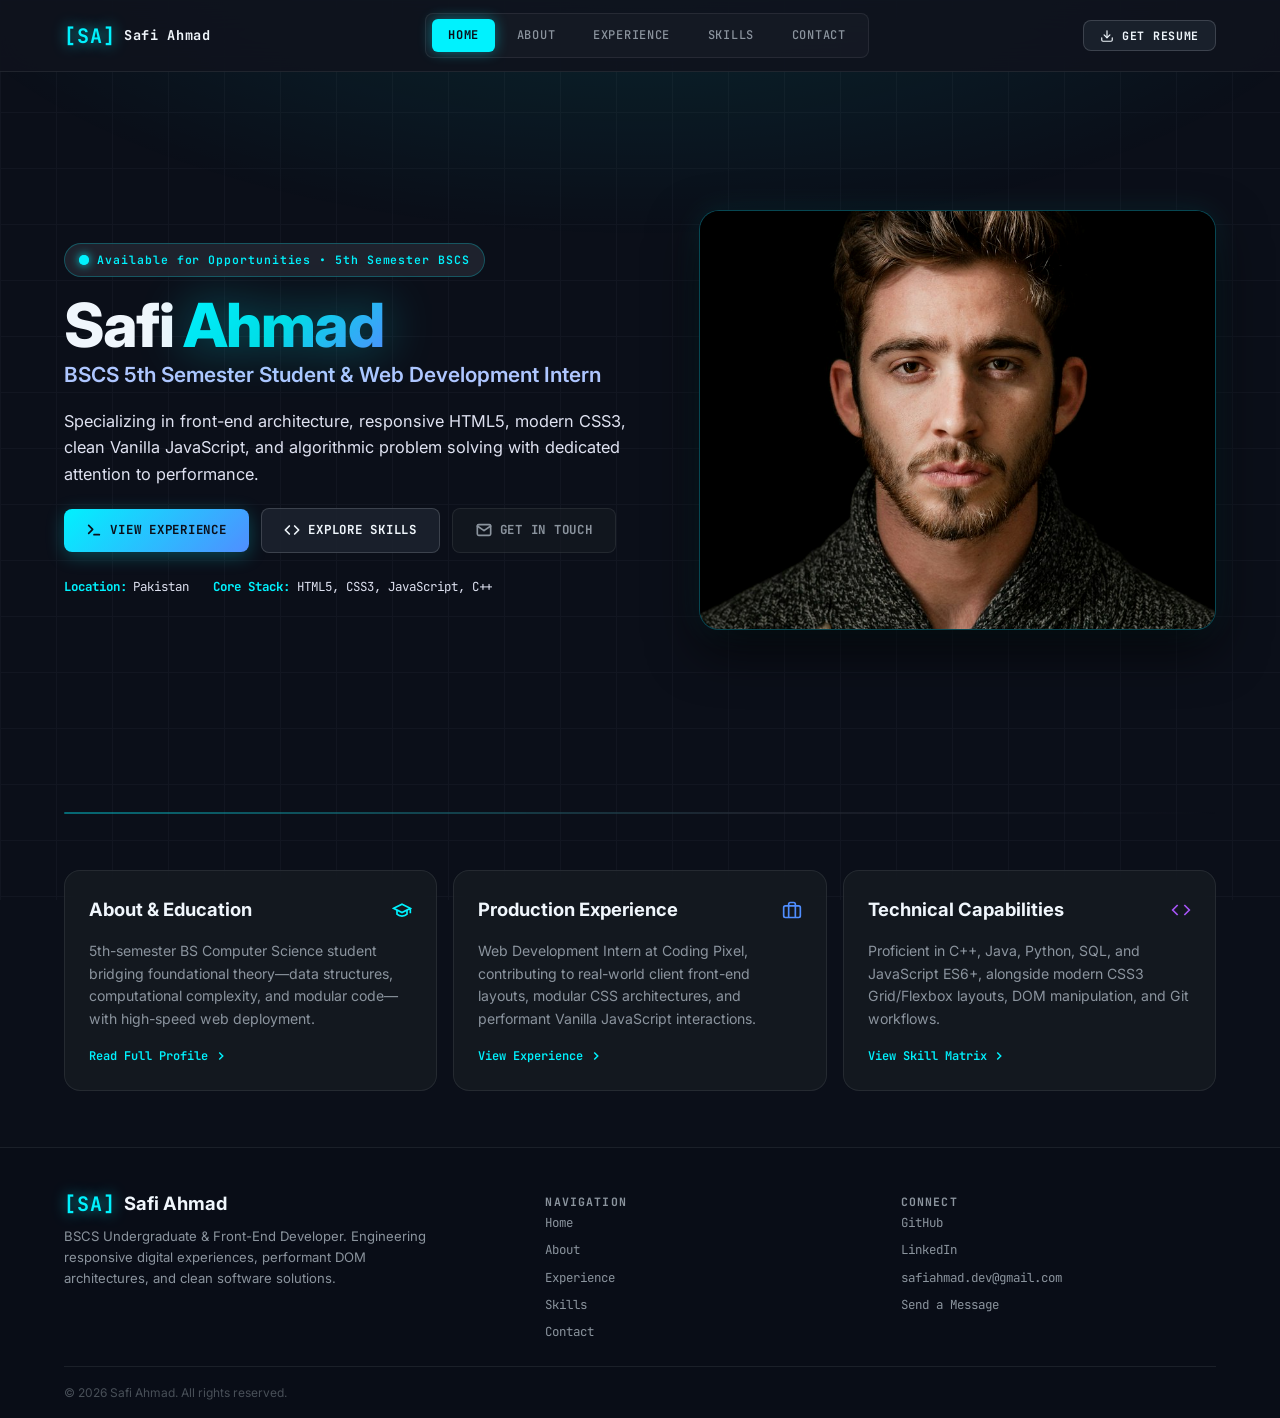
<file: index.html>
<!DOCTYPE html>
<html lang="en">
<head>
  <meta charset="UTF-8">
  <meta name="viewport" content="width=device-width, initial-scale=1.0">
  <meta name="description" content="Safi Ahmad - 5th Semester BSCS Student & Web Development Intern Portfolio & CV.">
  <meta name="theme-color" content="#0b0f19">
  <title>Safi Ahmad &mdash; Home &bull; Web Development Portfolio</title>

  <!-- Typography: Inter & JetBrains Mono -->
  <link rel="preconnect" href="https://fonts.googleapis.com">
  <link rel="preconnect" href="https://fonts.gstatic.com" crossorigin>
  <link href="https://fonts.googleapis.com/css2?family=Inter:wght@400;500;600;700;800&family=JetBrains+Mono:wght@400;500;600;700&display=swap" rel="stylesheet">

  <!-- Core Stylesheet -->
  <link rel="stylesheet" href="style.css">
</head>
<body>

  <!-- Ambient Cyber Lighting & Background Canvas Grid -->
  <div class="bg-ambient-glow" aria-hidden="true"></div>
  <div class="bg-cyber-grid" aria-hidden="true"></div>

  <!-- FIXED TOP NAVIGATION HEADER -->
  <header class="site-header">
    <div class="container header-container">
      
      <!-- Brand Logo -->
      <a href="index.html" class="brand-link" title="Safi Ahmad Portfolio">
        <span class="brand-mono">[SA]</span>
        <span class="brand-name">Safi Ahmad</span>
      </a>

      <!-- Desktop Navigation Menu -->
      <nav class="nav-menu" aria-label="Main Navigation">
        <a href="index.html" class="nav-link active">Home</a>
        <a href="about.html" class="nav-link">About</a>
        <a href="experience.html" class="nav-link">Experience</a>
        <a href="skills.html" class="nav-link">Skills</a>
        <a href="contact.html" class="nav-link">Contact</a>
      </nav>

      <!-- Header Actions -->
      <div class="header-actions">
        <button class="btn btn-ghost btn-resume-trigger" style="padding: 0.45rem 1rem; font-size: 0.72rem;">
          <svg width="14" height="14" viewBox="0 0 24 24" fill="none" stroke="currentColor" stroke-width="2" stroke-linecap="round" stroke-linejoin="round">
            <path d="M21 15v4a2 2 0 0 1-2 2H5a2 2 0 0 1-2-2v-4"></path>
            <polyline points="7 10 12 15 17 10"></polyline>
            <line x1="12" y1="15" x2="12" y2="3"></line>
          </svg>
          Get Resume
        </button>

        <button class="mobile-nav-toggle" id="mobile-toggle" aria-label="Toggle navigation menu" aria-expanded="false">
          <span></span>
          <span></span>
          <span></span>
        </button>
      </div>

    </div>
  </header>

  <!-- Mobile Drawer Menu -->
  <div class="mobile-nav-drawer" id="mobile-drawer">
    <a href="index.html" class="mobile-nav-link active">Home</a>
    <a href="about.html" class="mobile-nav-link">About Me</a>
    <a href="experience.html" class="mobile-nav-link">Experience</a>
    <a href="skills.html" class="mobile-nav-link">Skills</a>
    <a href="contact.html" class="mobile-nav-link">Contact</a>
  </div>

  <!-- MAIN CONTENT CONTAINER -->
  <main class="main-content">
    <div class="container">

      <!-- HERO SECTION -->
      <section class="hero-grid">

        <!-- Left Column: Headline, Subtitle, Bio, CTAs -->
        <div class="hero-content">
          
          <div class="status-beacon-badge">
            <span class="radar-ping">
              <span class="ping-outer"></span>
              <span class="ping-core"></span>
            </span>
            <span class="beacon-text">Available for Opportunities &bull; 5th Semester BSCS</span>
          </div>

          <div>
            <h1 class="hero-title">
              Safi <span class="text-gradient-cyan">Ahmad</span>
            </h1>
            <p class="hero-subtitle">
              BSCS 5th Semester Student &amp; Web Development Intern
            </p>
          </div>

          <p class="hero-description">
            Specializing in front-end architecture, responsive HTML5, modern CSS3, clean Vanilla JavaScript, and algorithmic problem solving with dedicated attention to performance.
          </p>

          <div class="hero-actions">
            <a href="experience.html" class="btn btn-primary">
              <svg width="16" height="16" viewBox="0 0 24 24" fill="none" stroke="currentColor" stroke-width="2.5" stroke-linecap="round" stroke-linejoin="round">
                <polyline points="4 17 10 11 4 5"></polyline>
                <line x1="12" y1="19" x2="20" y2="19"></line>
              </svg>
              View Experience
            </a>

            <a href="skills.html" class="btn btn-ghost">
              <svg width="16" height="16" viewBox="0 0 24 24" fill="none" stroke="currentColor" stroke-width="2.5" stroke-linecap="round" stroke-linejoin="round">
                <polyline points="16 18 22 12 16 6"></polyline>
                <polyline points="8 6 2 12 8 18"></polyline>
              </svg>
              Explore Skills
            </a>

            <a href="contact.html" class="btn btn-subtle">
              <svg width="16" height="16" viewBox="0 0 24 24" fill="none" stroke="currentColor" stroke-width="2.5" stroke-linecap="round" stroke-linejoin="round">
                <path d="M4 4h16c1.1 0 2 .9 2 2v12c0 1.1-.9 2-2 2H4c-1.1 0-2-.9-2-2V6c0-1.1.9-2 2-2z"></path>
                <polyline points="22,6 12,13 2,6"></polyline>
              </svg>
              Get in Touch
            </a>
          </div>

          <div class="hero-metas">
            <div class="meta-item">
              <span class="meta-label">Location:</span>
              <span class="meta-value">Pakistan</span>
            </div>
            <div class="meta-item">
              <span class="meta-label">Core Stack:</span>
              <span class="meta-value">HTML5, CSS3, JavaScript, C++</span>
            </div>
          </div>

        </div>

        <!-- Right Column: Developer Portrait Photo Card -->
        <div class="terminal-col">
          <div class="glass-panel profile-photo-card">
            <img src="profile.jpg" alt="Safi Ahmad" class="profile-img" loading="eager">
          </div>
        </div>

      </section>

      <!-- HOME PAGE BENTO PREVIEW CARDS -->
      <section class="home-preview-section">
        
        <div class="page-divider" style="margin-bottom: var(--space-xl);"></div>

        <div class="preview-grid">
          
          <!-- Card 1: About Preview -->
          <div class="glass-panel preview-card">
            <div class="preview-card-header">
              <h3 class="preview-card-title">About &amp; Education</h3>
              <svg width="20" height="20" style="color: var(--primary);" viewBox="0 0 24 24" fill="none" stroke="currentColor" stroke-width="2"><path d="M22 10v6M2 10l10-5 10 5-10 5z"></path><path d="M6 12v5c3 3 9 3 12 0v-5"></path></svg>
            </div>
            <p style="font-size: 0.88rem; color: var(--text-muted); line-height: 1.6;">
              5th-semester BS Computer Science student bridging foundational theory&mdash;data structures, computational complexity, and modular code&mdash;with high-speed web deployment.
            </p>
            <a href="about.html" class="preview-link">
              <span>Read Full Profile</span>
              <svg width="14" height="14" viewBox="0 0 24 24" fill="none" stroke="currentColor" stroke-width="2.5"><polyline points="9 18 15 12 9 6"></polyline></svg>
            </a>
          </div>

          <!-- Card 2: Experience Preview -->
          <div class="glass-panel preview-card">
            <div class="preview-card-header">
              <h3 class="preview-card-title">Production Experience</h3>
              <svg width="20" height="20" style="color: var(--secondary);" viewBox="0 0 24 24" fill="none" stroke="currentColor" stroke-width="2"><rect x="2" y="7" width="20" height="14" rx="2" ry="2"></rect><path d="M16 21V5a2 2 0 0 0-2-2h-4a2 2 0 0 0-2 2v16"></path></svg>
            </div>
            <p style="font-size: 0.88rem; color: var(--text-muted); line-height: 1.6;">
              Web Development Intern at Coding Pixel, contributing to real-world client front-end layouts, modular CSS architectures, and performant Vanilla JavaScript interactions.
            </p>
            <a href="experience.html" class="preview-link">
              <span>View Experience</span>
              <svg width="14" height="14" viewBox="0 0 24 24" fill="none" stroke="currentColor" stroke-width="2.5"><polyline points="9 18 15 12 9 6"></polyline></svg>
            </a>
          </div>

          <!-- Card 3: Skills Preview -->
          <div class="glass-panel preview-card">
            <div class="preview-card-header">
              <h3 class="preview-card-title">Technical Capabilities</h3>
              <svg width="20" height="20" style="color: var(--tertiary);" viewBox="0 0 24 24" fill="none" stroke="currentColor" stroke-width="2"><polyline points="16 18 22 12 16 6"></polyline><polyline points="8 6 2 12 8 18"></polyline></svg>
            </div>
            <p style="font-size: 0.88rem; color: var(--text-muted); line-height: 1.6;">
              Proficient in C++, Java, Python, SQL, and JavaScript ES6+, alongside modern CSS3 Grid/Flexbox layouts, DOM manipulation, and Git workflows.
            </p>
            <a href="skills.html" class="preview-link">
              <span>View Skill Matrix</span>
              <svg width="14" height="14" viewBox="0 0 24 24" fill="none" stroke="currentColor" stroke-width="2.5"><polyline points="9 18 15 12 9 6"></polyline></svg>
            </a>
          </div>

        </div>

      </section>

    </div>
  </main>

  <!-- FOOTER -->
  <footer class="site-footer">
    <div class="container">
      
      <div class="footer-grid">
        
        <!-- Bio & Identity -->
        <div class="footer-brand-col">
          <div style="display: flex; align-items: center; gap: 0.5rem;">
            <span class="brand-mono">[SA]</span>
            <span style="font-size: 1.15rem; font-weight: 700; color: var(--text-primary);">Safi Ahmad</span>
          </div>

          <p class="footer-bio">
            BSCS Undergraduate &amp; Front-End Developer. Engineering responsive digital experiences, performant DOM architectures, and clean software solutions.
          </p>
        </div>

        <!-- Navigation Directory -->
        <div class="footer-nav-col">
          <span class="footer-col-title">Navigation</span>
          <div class="footer-links-list">
            <a href="index.html" class="footer-link">Home</a>
            <a href="about.html" class="footer-link">About</a>
            <a href="experience.html" class="footer-link">Experience</a>
            <a href="skills.html" class="footer-link">Skills</a>
            <a href="contact.html" class="footer-link">Contact</a>
          </div>
        </div>

        <!-- Connect Directory -->
        <div class="footer-nav-col">
          <span class="footer-col-title">Connect</span>
          <div class="footer-links-list">
            <a href="https://github.com" target="_blank" rel="noopener noreferrer" class="footer-link">GitHub</a>
            <a href="https://linkedin.com" target="_blank" rel="noopener noreferrer" class="footer-link">LinkedIn</a>
            <a href="mailto:safiahmad.dev@gmail.com" class="footer-link">safiahmad.dev@gmail.com</a>
            <a href="contact.html" class="footer-link">Send a Message</a>
          </div>
        </div>

      </div>

      <!-- Copyright -->
      <div class="footer-bottom">
        <div>&copy; 2026 Safi Ahmad. All rights reserved.</div>
      </div>

    </div>
  </footer>

  <!-- Vanilla JavaScript Controller -->
  <script src="script.js"></script>

</body>
</html>
</file>
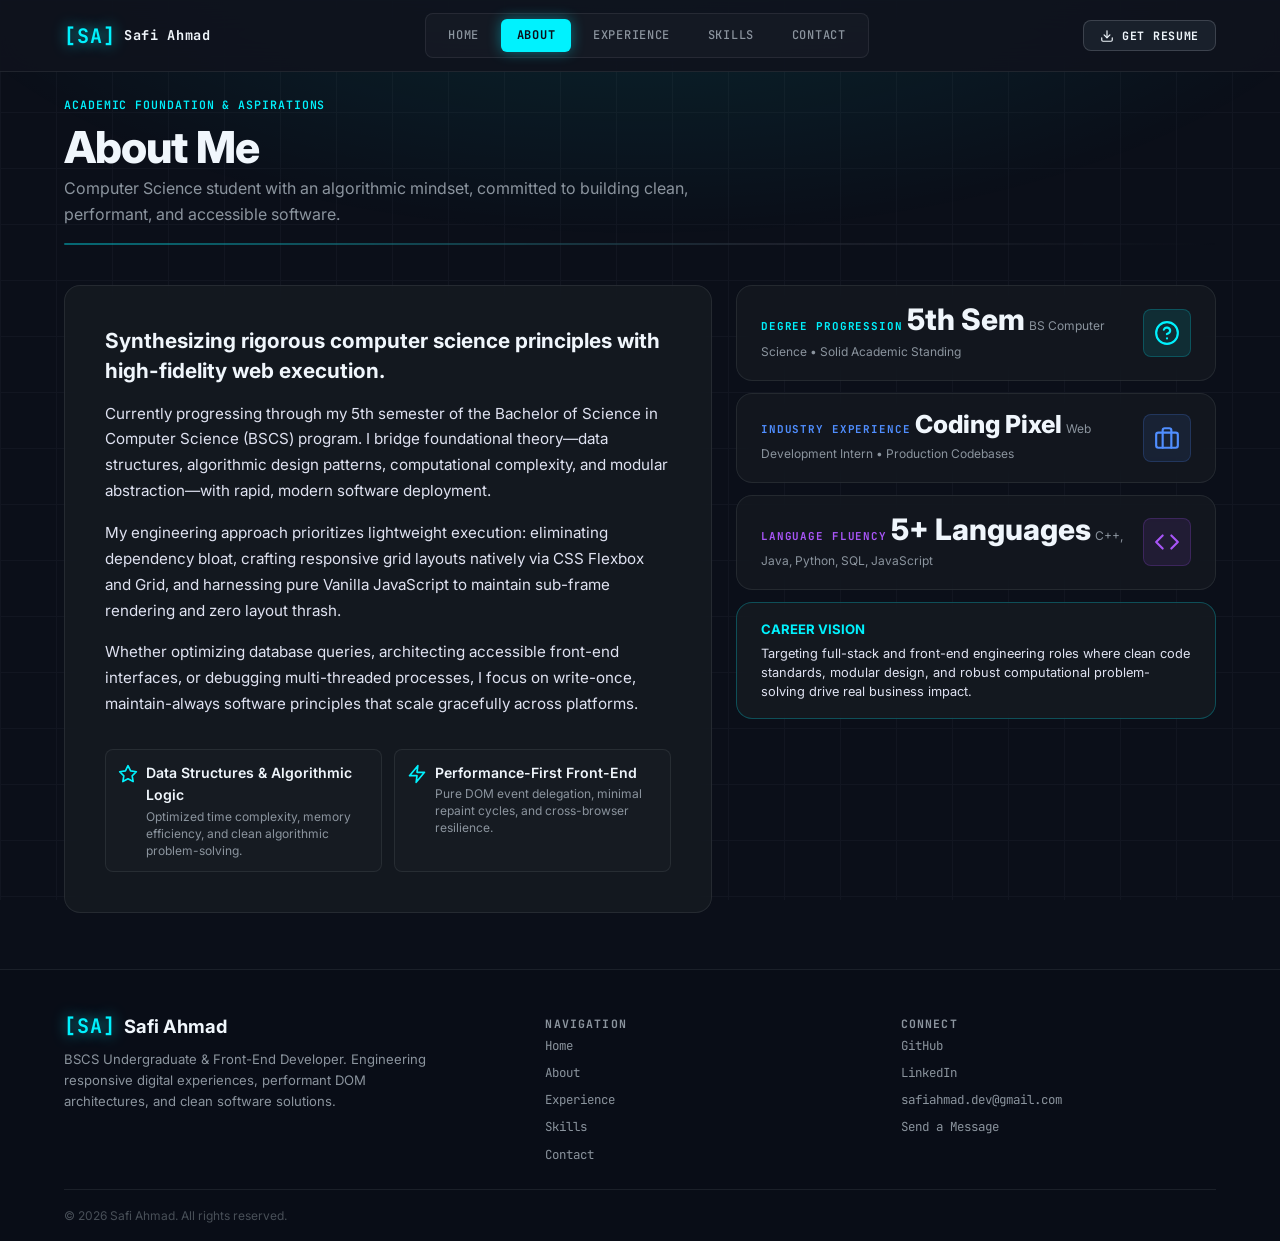
<file: about.html>
<!DOCTYPE html>
<html lang="en">
<head>
  <meta charset="UTF-8">
  <meta name="viewport" content="width=device-width, initial-scale=1.0">
  <meta name="description" content="About Safi Ahmad - 5th Semester BSCS Student & Web Development Intern.">
  <meta name="theme-color" content="#0b0f19">
  <title>About Me &mdash; Safi Ahmad Portfolio</title>

  <!-- Typography: Inter & JetBrains Mono -->
  <link rel="preconnect" href="https://fonts.googleapis.com">
  <link rel="preconnect" href="https://fonts.gstatic.com" crossorigin>
  <link href="https://fonts.googleapis.com/css2?family=Inter:wght@400;500;600;700;800&family=JetBrains+Mono:wght@400;500;600;700&display=swap" rel="stylesheet">

  <!-- Core Stylesheet -->
  <link rel="stylesheet" href="style.css">
</head>
<body>

  <!-- Ambient Cyber Lighting & Background Canvas Grid -->
  <div class="bg-ambient-glow" aria-hidden="true"></div>
  <div class="bg-cyber-grid" aria-hidden="true"></div>

  <!-- FIXED TOP NAVIGATION HEADER -->
  <header class="site-header">
    <div class="container header-container">
      
      <!-- Brand Logo -->
      <a href="index.html" class="brand-link" title="Safi Ahmad Portfolio">
        <span class="brand-mono">[SA]</span>
        <span class="brand-name">Safi Ahmad</span>
      </a>

      <!-- Desktop Navigation Menu -->
      <nav class="nav-menu" aria-label="Main Navigation">
        <a href="index.html" class="nav-link">Home</a>
        <a href="about.html" class="nav-link active">About</a>
        <a href="experience.html" class="nav-link">Experience</a>
        <a href="skills.html" class="nav-link">Skills</a>
        <a href="contact.html" class="nav-link">Contact</a>
      </nav>

      <!-- Header Actions -->
      <div class="header-actions">
        <button class="btn btn-ghost btn-resume-trigger" style="padding: 0.45rem 1rem; font-size: 0.72rem;">
          <svg width="14" height="14" viewBox="0 0 24 24" fill="none" stroke="currentColor" stroke-width="2" stroke-linecap="round" stroke-linejoin="round">
            <path d="M21 15v4a2 2 0 0 1-2 2H5a2 2 0 0 1-2-2v-4"></path>
            <polyline points="7 10 12 15 17 10"></polyline>
            <line x1="12" y1="15" x2="12" y2="3"></line>
          </svg>
          Get Resume
        </button>

        <button class="mobile-nav-toggle" id="mobile-toggle" aria-label="Toggle navigation menu" aria-expanded="false">
          <span></span>
          <span></span>
          <span></span>
        </button>
      </div>

    </div>
  </header>

  <!-- Mobile Drawer Menu -->
  <div class="mobile-nav-drawer" id="mobile-drawer">
    <a href="index.html" class="mobile-nav-link">Home</a>
    <a href="about.html" class="mobile-nav-link active">About Me</a>
    <a href="experience.html" class="mobile-nav-link">Experience</a>
    <a href="skills.html" class="mobile-nav-link">Skills</a>
    <a href="contact.html" class="mobile-nav-link">Contact</a>
  </div>

  <!-- MAIN CONTENT CONTAINER -->
  <main class="main-content">
    <div class="container">

      <!-- PAGE INTRO HEADER -->
      <div class="page-intro-header">
        <span class="page-intro-badge">Academic Foundation &amp; Aspirations</span>
        <h1 class="page-title">About Me</h1>
        <p class="page-desc">
          Computer Science student with an algorithmic mindset, committed to building clean, performant, and accessible software.
        </p>
        <div class="page-divider"></div>
      </div>

      <!-- ABOUT GRID CONTENT -->
      <div class="about-grid">
        
        <!-- Left Column: Narrative Card with Academic Focus -->
        <div class="glass-panel about-card">
          
          <div class="about-text-block">
            <h2 class="about-lead-title">
              Synthesizing rigorous computer science principles with high-fidelity web execution.
            </h2>

            <p class="about-paragraph">
              Currently progressing through my 5th semester of the Bachelor of Science in Computer Science (BSCS) program. I bridge foundational theory&mdash;data structures, algorithmic design patterns, computational complexity, and modular abstraction&mdash;with rapid, modern software deployment.
            </p>

            <p class="about-paragraph">
              My engineering approach prioritizes lightweight execution: eliminating dependency bloat, crafting responsive grid layouts natively via CSS Flexbox and Grid, and harnessing pure Vanilla JavaScript to maintain sub-frame rendering and zero layout thrash.
            </p>

            <p class="about-paragraph">
              Whether optimizing database queries, architecting accessible front-end interfaces, or debugging multi-threaded processes, I focus on write-once, maintain-always software principles that scale gracefully across platforms.
            </p>
          </div>

          <!-- Bento Highlights Mini-Boxes -->
          <div class="about-highlights">
            <div class="highlight-box">
              <svg width="20" height="20" viewBox="0 0 24 24" fill="none" stroke="currentColor" stroke-width="2" stroke-linecap="round" stroke-linejoin="round">
                <polygon points="12 2 15.09 8.26 22 9.27 17 14.14 18.18 21.02 12 17.77 5.82 21.02 7 14.14 2 9.27 8.91 8.26 12 2"></polygon>
              </svg>
              <div>
                <h3 class="highlight-title">Data Structures &amp; Algorithmic Logic</h3>
                <p class="highlight-desc">Optimized time complexity, memory efficiency, and clean algorithmic problem-solving.</p>
              </div>
            </div>

            <div class="highlight-box">
              <svg width="20" height="20" viewBox="0 0 24 24" fill="none" stroke="currentColor" stroke-width="2" stroke-linecap="round" stroke-linejoin="round">
                <polygon points="13 2 3 14 12 14 11 22 21 10 12 10 13 2"></polygon>
              </svg>
              <div>
                <h3 class="highlight-title">Performance-First Front-End</h3>
                <p class="highlight-desc">Pure DOM event delegation, minimal repaint cycles, and cross-browser resilience.</p>
              </div>
            </div>
          </div>

        </div>

        <!-- Right Column: Bento Stat Cards Column -->
        <div class="about-stats-col">
          
          <!-- Stat Card 1: Degree Progression -->
          <div class="glass-panel bento-stat-card stat-cyan">
            <div class="stat-info">
              <span class="stat-tag">Degree Progression</span>
              <span class="stat-value">5th Sem</span>
              <span class="stat-subtext">BS Computer Science &bull; Solid Academic Standing</span>
            </div>
            <div class="stat-icon-wrapper">
              <svg width="26" height="26" viewBox="0 0 24 24" fill="none" stroke="currentColor" stroke-width="2" stroke-linecap="round" stroke-linejoin="round">
                <circle cx="12" cy="12" r="10"></circle>
                <path d="M9.09 9a3 3 0 0 1 5.83 1c0 2-3 3-3 3"></path>
                <line x1="12" y1="17" x2="12.01" y2="17"></line>
              </svg>
            </div>
          </div>

          <!-- Stat Card 2: Industry Experience -->
          <div class="glass-panel bento-stat-card stat-blue">
            <div class="stat-info">
              <span class="stat-tag">Industry Experience</span>
              <span class="stat-value" style="font-size: 1.55rem;">Coding Pixel</span>
              <span class="stat-subtext">Web Development Intern &bull; Production Codebases</span>
            </div>
            <div class="stat-icon-wrapper">
              <svg width="26" height="26" viewBox="0 0 24 24" fill="none" stroke="currentColor" stroke-width="2" stroke-linecap="round" stroke-linejoin="round">
                <rect x="2" y="7" width="20" height="14" rx="2" ry="2"></rect>
                <path d="M16 21V5a2 2 0 0 0-2-2h-4a2 2 0 0 0-2 2v16"></path>
              </svg>
            </div>
          </div>

          <!-- Stat Card 3: Language Fluency -->
          <div class="glass-panel bento-stat-card stat-purple">
            <div class="stat-info">
              <span class="stat-tag">Language Fluency</span>
              <span class="stat-value">5+ Languages</span>
              <span class="stat-subtext">C++, Java, Python, SQL, JavaScript</span>
            </div>
            <div class="stat-icon-wrapper">
              <svg width="26" height="26" viewBox="0 0 24 24" fill="none" stroke="currentColor" stroke-width="2" stroke-linecap="round" stroke-linejoin="round">
                <polyline points="16 18 22 12 16 6"></polyline>
                <polyline points="8 6 2 12 8 18"></polyline>
              </svg>
            </div>
          </div>

          <!-- Callout Card: Professional Focus -->
          <div class="glass-panel" style="padding: var(--space-md) var(--space-lg); border-color: rgba(0, 242, 254, 0.25);">
            <div style="font-size: 0.82rem; font-weight: 700; color: var(--primary); text-transform: uppercase; margin-bottom: 4px;">Career Vision</div>
            <p style="font-size: 0.8rem; color: var(--text-secondary); line-height: 1.5;">
              Targeting full-stack and front-end engineering roles where clean code standards, modular design, and robust computational problem-solving drive real business impact.
            </p>
          </div>

        </div>

      </div>

    </div>
  </main>

  <!-- FOOTER -->
  <footer class="site-footer">
    <div class="container">
      
      <div class="footer-grid">
        
        <!-- Bio & Identity -->
        <div class="footer-brand-col">
          <div style="display: flex; align-items: center; gap: 0.5rem;">
            <span class="brand-mono">[SA]</span>
            <span style="font-size: 1.15rem; font-weight: 700; color: var(--text-primary);">Safi Ahmad</span>
          </div>

          <p class="footer-bio">
            BSCS Undergraduate &amp; Front-End Developer. Engineering responsive digital experiences, performant DOM architectures, and clean software solutions.
          </p>
        </div>

        <!-- Navigation Directory -->
        <div class="footer-nav-col">
          <span class="footer-col-title">Navigation</span>
          <div class="footer-links-list">
            <a href="index.html" class="footer-link">Home</a>
            <a href="about.html" class="footer-link">About</a>
            <a href="experience.html" class="footer-link">Experience</a>
            <a href="skills.html" class="footer-link">Skills</a>
            <a href="contact.html" class="footer-link">Contact</a>
          </div>
        </div>

        <!-- Connect Directory -->
        <div class="footer-nav-col">
          <span class="footer-col-title">Connect</span>
          <div class="footer-links-list">
            <a href="https://github.com" target="_blank" rel="noopener noreferrer" class="footer-link">GitHub</a>
            <a href="https://linkedin.com" target="_blank" rel="noopener noreferrer" class="footer-link">LinkedIn</a>
            <a href="mailto:safiahmad.dev@gmail.com" class="footer-link">safiahmad.dev@gmail.com</a>
            <a href="contact.html" class="footer-link">Send a Message</a>
          </div>
        </div>

      </div>

      <!-- Copyright -->
      <div class="footer-bottom">
        <div>&copy; 2026 Safi Ahmad. All rights reserved.</div>
      </div>

    </div>
  </footer>

  <!-- Vanilla JavaScript Controller -->
  <script src="script.js"></script>

</body>
</html>
</file>
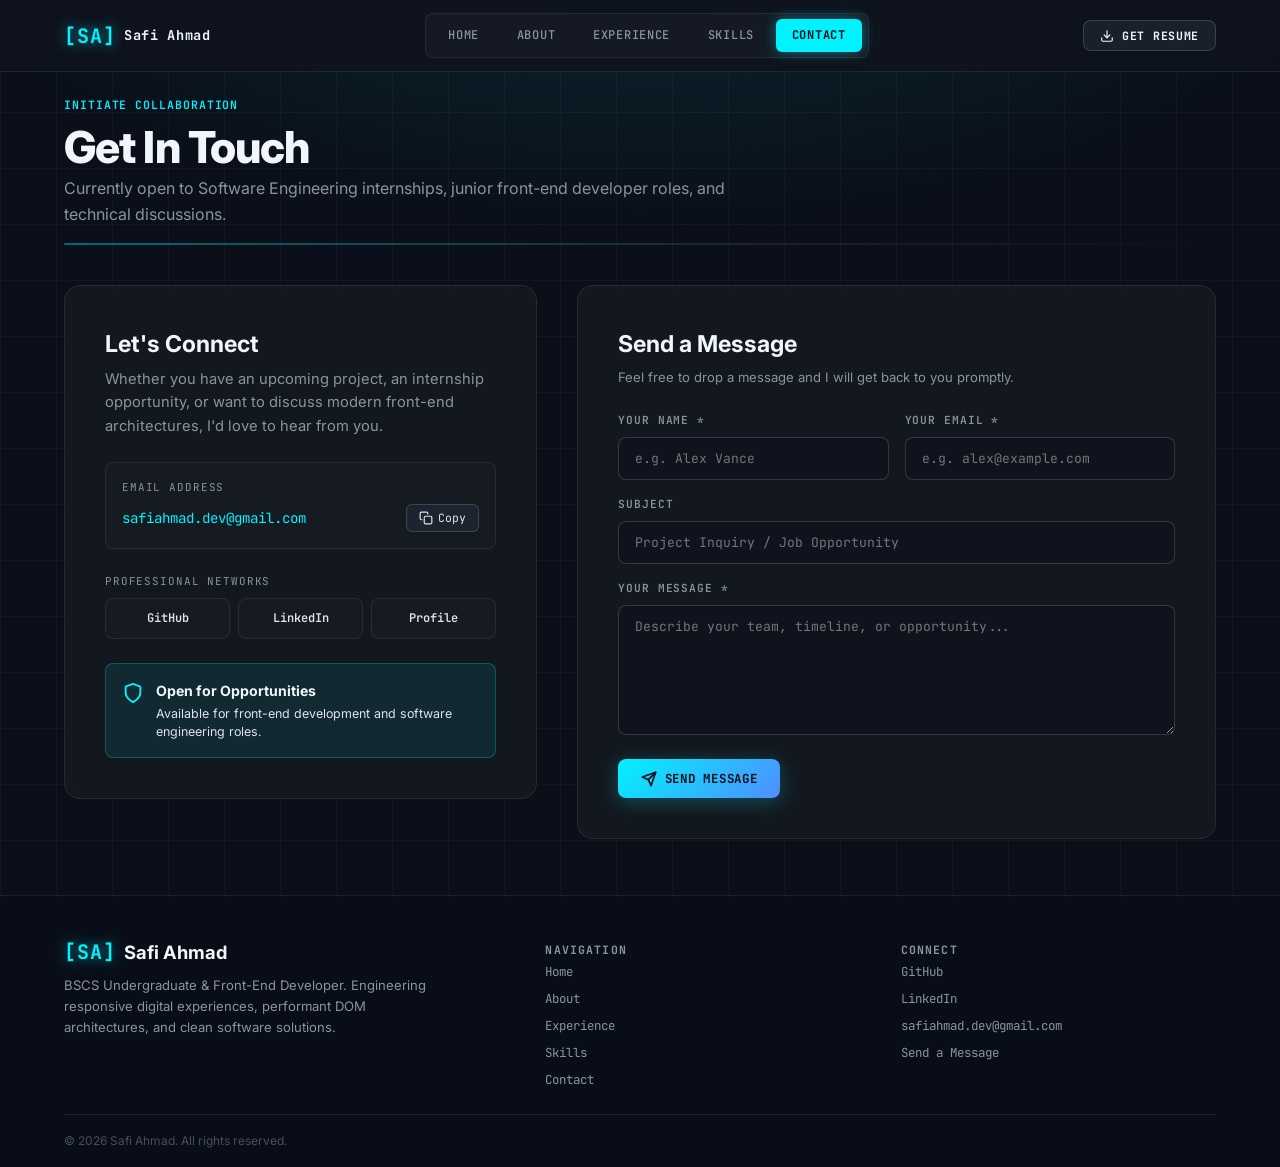
<file: contact.html>
<!DOCTYPE html>
<html lang="en">
<head>
  <meta charset="UTF-8">
  <meta name="viewport" content="width=device-width, initial-scale=1.0">
  <meta name="description" content="Contact Safi Ahmad - Front-End Developer & BSCS Student.">
  <meta name="theme-color" content="#0b0f19">
  <title>Contact &mdash; Safi Ahmad Portfolio</title>

  <!-- Typography: Inter & JetBrains Mono -->
  <link rel="preconnect" href="https://fonts.googleapis.com">
  <link rel="preconnect" href="https://fonts.gstatic.com" crossorigin>
  <link href="https://fonts.googleapis.com/css2?family=Inter:wght@400;500;600;700;800&family=JetBrains+Mono:wght@400;500;600;700&display=swap" rel="stylesheet">

  <!-- Core Stylesheet -->
  <link rel="stylesheet" href="style.css">
</head>
<body>

  <!-- Ambient Cyber Lighting & Background Canvas Grid -->
  <div class="bg-ambient-glow" aria-hidden="true"></div>
  <div class="bg-cyber-grid" aria-hidden="true"></div>

  <!-- FIXED TOP NAVIGATION HEADER -->
  <header class="site-header">
    <div class="container header-container">
      
      <!-- Brand Logo -->
      <a href="index.html" class="brand-link" title="Safi Ahmad Portfolio">
        <span class="brand-mono">[SA]</span>
        <span class="brand-name">Safi Ahmad</span>
      </a>

      <!-- Desktop Navigation Menu -->
      <nav class="nav-menu" aria-label="Main Navigation">
        <a href="index.html" class="nav-link">Home</a>
        <a href="about.html" class="nav-link">About</a>
        <a href="experience.html" class="nav-link">Experience</a>
        <a href="skills.html" class="nav-link">Skills</a>
        <a href="contact.html" class="nav-link active">Contact</a>
      </nav>

      <!-- Header Actions -->
      <div class="header-actions">
        <button class="btn btn-ghost btn-resume-trigger" style="padding: 0.45rem 1rem; font-size: 0.72rem;">
          <svg width="14" height="14" viewBox="0 0 24 24" fill="none" stroke="currentColor" stroke-width="2" stroke-linecap="round" stroke-linejoin="round">
            <path d="M21 15v4a2 2 0 0 1-2 2H5a2 2 0 0 1-2-2v-4"></path>
            <polyline points="7 10 12 15 17 10"></polyline>
            <line x1="12" y1="15" x2="12" y2="3"></line>
          </svg>
          Get Resume
        </button>

        <button class="mobile-nav-toggle" id="mobile-toggle" aria-label="Toggle navigation menu" aria-expanded="false">
          <span></span>
          <span></span>
          <span></span>
        </button>
      </div>

    </div>
  </header>

  <!-- Mobile Drawer Menu -->
  <div class="mobile-nav-drawer" id="mobile-drawer">
    <a href="index.html" class="mobile-nav-link">Home</a>
    <a href="about.html" class="mobile-nav-link">About Me</a>
    <a href="experience.html" class="mobile-nav-link">Experience</a>
    <a href="skills.html" class="mobile-nav-link">Skills</a>
    <a href="contact.html" class="mobile-nav-link active">Contact</a>
  </div>

  <!-- MAIN CONTENT CONTAINER -->
  <main class="main-content">
    <div class="container">

      <!-- PAGE INTRO HEADER -->
      <div class="page-intro-header">
        <span class="page-intro-badge">Initiate Collaboration</span>
        <h1 class="page-title">Get In Touch</h1>
        <p class="page-desc">
          Currently open to Software Engineering internships, junior front-end developer roles, and technical discussions.
        </p>
        <div class="page-divider"></div>
      </div>

      <!-- CONTACT GRID -->
      <div class="contact-grid">
        
        <!-- Left Column: Communication Beacons & Availability -->
        <div class="contact-info-col">
          
          <div class="glass-panel contact-info-card">
            
            <div>
              <h2 class="contact-intro-title">Let's Connect</h2>
              <p class="contact-intro-desc">
                Whether you have an upcoming project, an internship opportunity, or want to discuss modern front-end architectures, I'd love to hear from you.
              </p>
            </div>

            <!-- Direct Email Card with One-Click Copy -->
            <div class="email-direct-box">
              <span class="email-label">Email Address</span>
              <div class="email-action-row">
                <a href="mailto:safiahmad.dev@gmail.com" class="email-link" id="email-address-text">
                  safiahmad.dev@gmail.com
                </a>
                <button class="btn-copy" id="btn-copy-email" title="Copy email address to clipboard">
                  <svg width="14" height="14" viewBox="0 0 24 24" fill="none" stroke="currentColor" stroke-width="2" stroke-linecap="round" stroke-linejoin="round">
                    <rect x="9" y="9" width="13" height="13" rx="2" ry="2"></rect>
                    <path d="M5 15H4a2 2 0 0 1-2-2V4a2 2 0 0 1 2-2h9a2 2 0 0 1 2 2v1"></path>
                  </svg>
                  <span id="copy-text">Copy</span>
                </button>
              </div>
            </div>

            <!-- Social Channels Grid -->
            <div>
              <span class="email-label" style="display: block; margin-bottom: 0.45rem;">Professional Networks</span>
              <div class="social-grid">
                <a href="https://github.com" target="_blank" rel="noopener noreferrer" class="social-btn">
                  <span>GitHub</span>
                </a>
                <a href="https://linkedin.com" target="_blank" rel="noopener noreferrer" class="social-btn">
                  <span>LinkedIn</span>
                </a>
                <a href="about.html" class="social-btn">
                  <span>Profile</span>
                </a>
              </div>
            </div>

            <!-- Hiring Availability Status Card -->
            <div class="availability-banner">
              <svg width="22" height="22" viewBox="0 0 24 24" fill="none" stroke="currentColor" stroke-width="2" stroke-linecap="round" stroke-linejoin="round">
                <path d="M12 22s8-4 8-10V5l-8-3-8 3v7c0 6 8 10 8 10z"></path>
              </svg>
              <div>
                <div class="avail-title">Open for Opportunities</div>
                <div class="avail-text">
                  Available for front-end development and software engineering roles.
                </div>
              </div>
            </div>

          </div>

        </div>

        <!-- Right Column: Interactive Quick Transmission Form -->
        <div class="contact-form-col">
          <div class="glass-panel contact-form-card">
            
            <div>
              <h2 style="font-size: 1.45rem; font-weight: 700; color: var(--text-primary);">Send a Message</h2>
              <p style="font-size: 0.82rem; color: var(--text-muted); margin-top: 3px;">Feel free to drop a message and I will get back to you promptly.</p>
            </div>

            <form class="contact-form" id="portfolio-contact-form">
              
              <div class="form-row">
                <div class="form-field">
                  <label class="form-label" for="user-name">Your Name *</label>
                  <input type="text" id="user-name" class="form-input" placeholder="e.g. Alex Vance" required>
                </div>

                <div class="form-field">
                  <label class="form-label" for="user-email">Your Email *</label>
                  <input type="email" id="user-email" class="form-input" placeholder="e.g. alex@example.com" required>
                </div>
              </div>

              <div class="form-field">
                <label class="form-label" for="msg-subject">Subject</label>
                <input type="text" id="msg-subject" class="form-input" placeholder="Project Inquiry / Job Opportunity">
              </div>

              <div class="form-field">
                <label class="form-label" for="msg-body">Your Message *</label>
                <textarea id="msg-body" class="form-textarea" placeholder="Describe your team, timeline, or opportunity..." required></textarea>
              </div>

              <div class="form-submit-row">
                <button type="submit" class="btn btn-primary" id="btn-submit-message">
                  <svg width="16" height="16" viewBox="0 0 24 24" fill="none" stroke="currentColor" stroke-width="2.5" stroke-linecap="round" stroke-linejoin="round">
                    <line x1="22" y1="2" x2="11" y2="13"></line>
                    <polygon points="22 2 15 22 11 13 2 9 22 2"></polygon>
                  </svg>
                  <span id="submit-button-text">Send Message</span>
                </button>

                <div class="form-feedback" id="form-success-toast">
                  <svg width="16" height="16" viewBox="0 0 24 24" fill="none" stroke="currentColor" stroke-width="2.5" stroke-linecap="round" stroke-linejoin="round">
                    <polyline points="20 6 9 17 4 12"></polyline>
                  </svg>
                  <span>Your message has been sent successfully.</span>
                </div>
              </div>

            </form>

          </div>
        </div>

      </div>

    </div>
  </main>

  <!-- FOOTER -->
  <footer class="site-footer">
    <div class="container">
      
      <div class="footer-grid">
        
        <!-- Bio & Identity -->
        <div class="footer-brand-col">
          <div style="display: flex; align-items: center; gap: 0.5rem;">
            <span class="brand-mono">[SA]</span>
            <span style="font-size: 1.15rem; font-weight: 700; color: var(--text-primary);">Safi Ahmad</span>
          </div>

          <p class="footer-bio">
            BSCS Undergraduate &amp; Front-End Developer. Engineering responsive digital experiences, performant DOM architectures, and clean software solutions.
          </p>
        </div>

        <!-- Navigation Directory -->
        <div class="footer-nav-col">
          <span class="footer-col-title">Navigation</span>
          <div class="footer-links-list">
            <a href="index.html" class="footer-link">Home</a>
            <a href="about.html" class="footer-link">About</a>
            <a href="experience.html" class="footer-link">Experience</a>
            <a href="skills.html" class="footer-link">Skills</a>
            <a href="contact.html" class="footer-link">Contact</a>
          </div>
        </div>

        <!-- Connect Directory -->
        <div class="footer-nav-col">
          <span class="footer-col-title">Connect</span>
          <div class="footer-links-list">
            <a href="https://github.com" target="_blank" rel="noopener noreferrer" class="footer-link">GitHub</a>
            <a href="https://linkedin.com" target="_blank" rel="noopener noreferrer" class="footer-link">LinkedIn</a>
            <a href="mailto:safiahmad.dev@gmail.com" class="footer-link">safiahmad.dev@gmail.com</a>
            <a href="contact.html" class="footer-link">Send a Message</a>
          </div>
        </div>

      </div>

      <!-- Copyright -->
      <div class="footer-bottom">
        <div>&copy; 2026 Safi Ahmad. All rights reserved.</div>
      </div>

    </div>
  </footer>

  <!-- Vanilla JavaScript Controller -->
  <script src="script.js"></script>

</body>
</html>
</file>
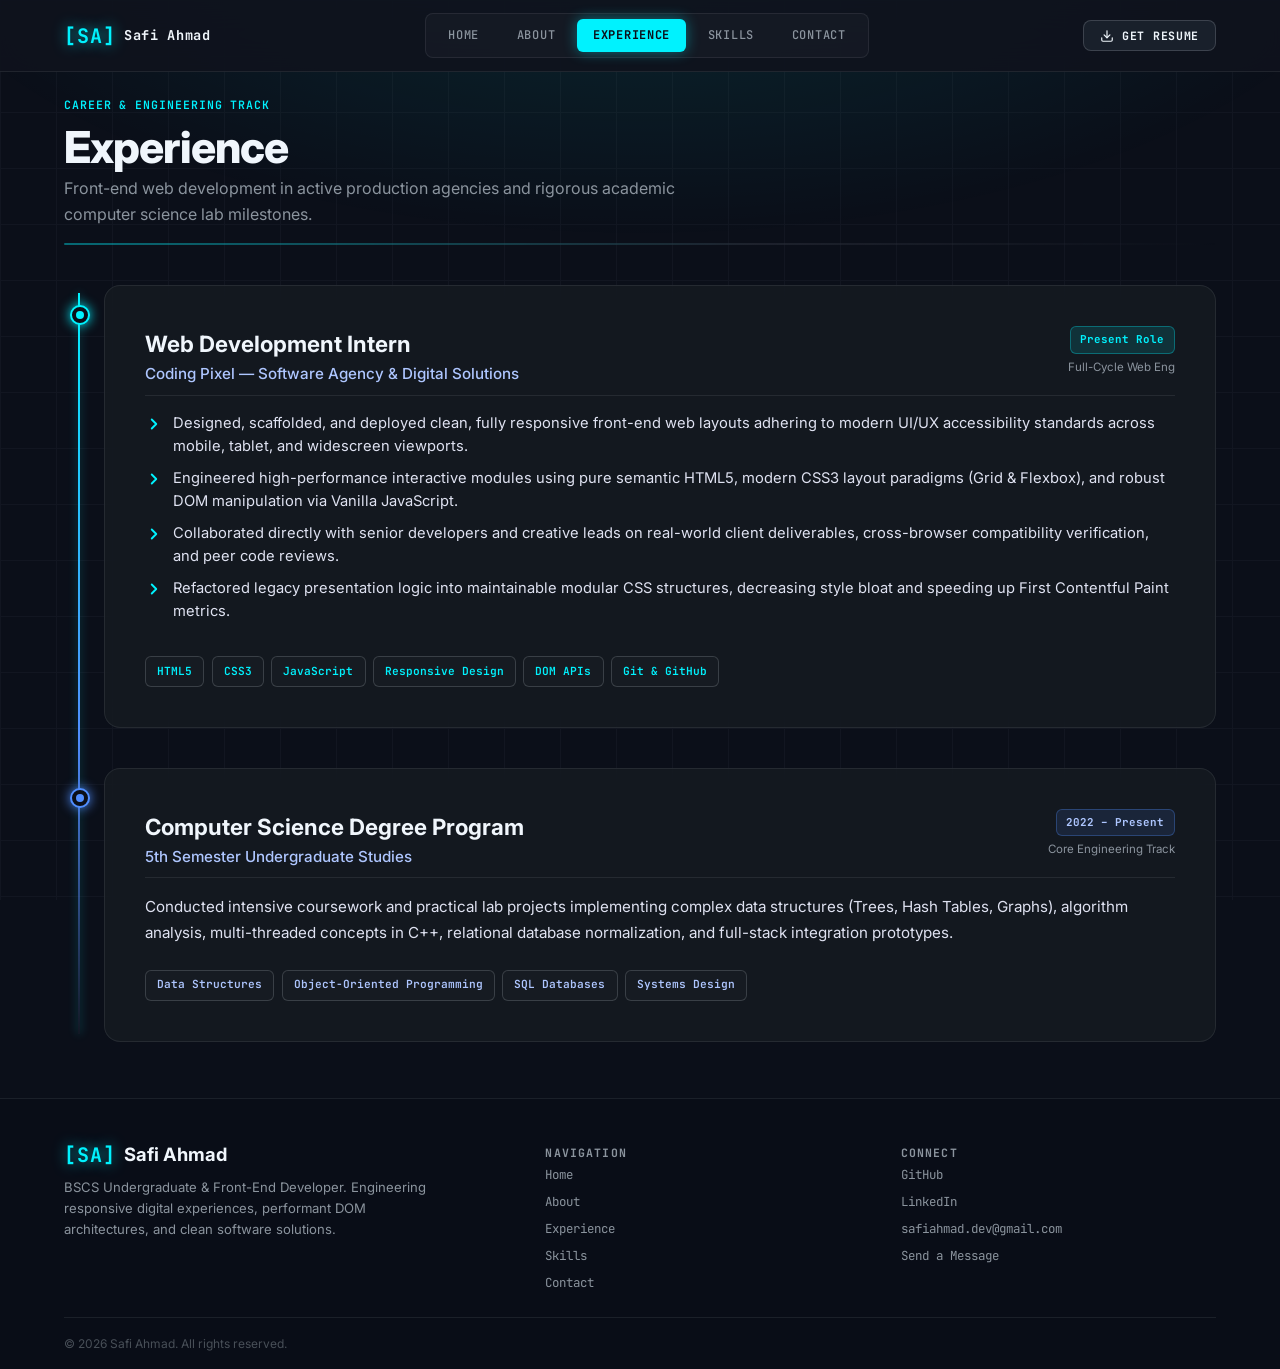
<file: experience.html>
<!DOCTYPE html>
<html lang="en">
<head>
  <meta charset="UTF-8">
  <meta name="viewport" content="width=device-width, initial-scale=1.0">
  <meta name="description" content="Experience & Career History of Safi Ahmad - Web Development Intern at Coding Pixel & BSCS Student.">
  <meta name="theme-color" content="#0b0f19">
  <title>Experience &mdash; Safi Ahmad Portfolio</title>

  <!-- Typography: Inter & JetBrains Mono -->
  <link rel="preconnect" href="https://fonts.googleapis.com">
  <link rel="preconnect" href="https://fonts.gstatic.com" crossorigin>
  <link href="https://fonts.googleapis.com/css2?family=Inter:wght@400;500;600;700;800&family=JetBrains+Mono:wght@400;500;600;700&display=swap" rel="stylesheet">

  <!-- Core Stylesheet -->
  <link rel="stylesheet" href="style.css">
</head>
<body>

  <!-- Ambient Cyber Lighting & Background Canvas Grid -->
  <div class="bg-ambient-glow" aria-hidden="true"></div>
  <div class="bg-cyber-grid" aria-hidden="true"></div>

  <!-- FIXED TOP NAVIGATION HEADER -->
  <header class="site-header">
    <div class="container header-container">
      
      <!-- Brand Logo -->
      <a href="index.html" class="brand-link" title="Safi Ahmad Portfolio">
        <span class="brand-mono">[SA]</span>
        <span class="brand-name">Safi Ahmad</span>
      </a>

      <!-- Desktop Navigation Menu -->
      <nav class="nav-menu" aria-label="Main Navigation">
        <a href="index.html" class="nav-link">Home</a>
        <a href="about.html" class="nav-link">About</a>
        <a href="experience.html" class="nav-link active">Experience</a>
        <a href="skills.html" class="nav-link">Skills</a>
        <a href="contact.html" class="nav-link">Contact</a>
      </nav>

      <!-- Header Actions -->
      <div class="header-actions">
        <button class="btn btn-ghost btn-resume-trigger" style="padding: 0.45rem 1rem; font-size: 0.72rem;">
          <svg width="14" height="14" viewBox="0 0 24 24" fill="none" stroke="currentColor" stroke-width="2" stroke-linecap="round" stroke-linejoin="round">
            <path d="M21 15v4a2 2 0 0 1-2 2H5a2 2 0 0 1-2-2v-4"></path>
            <polyline points="7 10 12 15 17 10"></polyline>
            <line x1="12" y1="15" x2="12" y2="3"></line>
          </svg>
          Get Resume
        </button>

        <button class="mobile-nav-toggle" id="mobile-toggle" aria-label="Toggle navigation menu" aria-expanded="false">
          <span></span>
          <span></span>
          <span></span>
        </button>
      </div>

    </div>
  </header>

  <!-- Mobile Drawer Menu -->
  <div class="mobile-nav-drawer" id="mobile-drawer">
    <a href="index.html" class="mobile-nav-link">Home</a>
    <a href="about.html" class="mobile-nav-link">About Me</a>
    <a href="experience.html" class="mobile-nav-link active">Experience</a>
    <a href="skills.html" class="mobile-nav-link">Skills</a>
    <a href="contact.html" class="mobile-nav-link">Contact</a>
  </div>

  <!-- MAIN CONTENT CONTAINER -->
  <main class="main-content">
    <div class="container">

      <!-- PAGE INTRO HEADER -->
      <div class="page-intro-header">
        <span class="page-intro-badge">Career &amp; Engineering Track</span>
        <h1 class="page-title">Experience</h1>
        <p class="page-desc">
          Front-end web development in active production agencies and rigorous academic computer science lab milestones.
        </p>
        <div class="page-divider"></div>
      </div>

      <!-- GLOWING VERTICAL TIMELINE -->
      <div class="timeline-container">
        
        <!-- Glowing Spine -->
        <div class="timeline-spine"></div>

        <!-- Node 1: Coding Pixel Internship -->
        <div class="timeline-item">
          
          <div class="timeline-node">
            <div class="timeline-node-inner"></div>
          </div>

          <div class="glass-panel timeline-card">
            
            <div class="timeline-card-header">
              <div>
                <h2 class="role-title">Web Development Intern</h2>
                <p class="role-company">Coding Pixel &mdash; Software Agency &amp; Digital Solutions</p>
              </div>

              <div style="display: flex; flex-direction: column; align-items: flex-end; gap: 4px;">
                <span class="badge-status">Present Role</span>
                <span class="badge-caption">Full-Cycle Web Eng</span>
              </div>
            </div>

            <!-- Bulleted Achievements -->
            <ul class="responsibilities-list">
              <li class="responsibility-item">
                <svg width="18" height="18" viewBox="0 0 24 24" fill="none" stroke="currentColor" stroke-width="2.5" stroke-linecap="round" stroke-linejoin="round">
                  <polyline points="9 18 15 12 9 6"></polyline>
                </svg>
                <span>Designed, scaffolded, and deployed clean, fully responsive front-end web layouts adhering to modern UI/UX accessibility standards across mobile, tablet, and widescreen viewports.</span>
              </li>

              <li class="responsibility-item">
                <svg width="18" height="18" viewBox="0 0 24 24" fill="none" stroke="currentColor" stroke-width="2.5" stroke-linecap="round" stroke-linejoin="round">
                  <polyline points="9 18 15 12 9 6"></polyline>
                </svg>
                <span>Engineered high-performance interactive modules using pure semantic HTML5, modern CSS3 layout paradigms (Grid &amp; Flexbox), and robust DOM manipulation via Vanilla JavaScript.</span>
              </li>

              <li class="responsibility-item">
                <svg width="18" height="18" viewBox="0 0 24 24" fill="none" stroke="currentColor" stroke-width="2.5" stroke-linecap="round" stroke-linejoin="round">
                  <polyline points="9 18 15 12 9 6"></polyline>
                </svg>
                <span>Collaborated directly with senior developers and creative leads on real-world client deliverables, cross-browser compatibility verification, and peer code reviews.</span>
              </li>

              <li class="responsibility-item">
                <svg width="18" height="18" viewBox="0 0 24 24" fill="none" stroke="currentColor" stroke-width="2.5" stroke-linecap="round" stroke-linejoin="round">
                  <polyline points="9 18 15 12 9 6"></polyline>
                </svg>
                <span>Refactored legacy presentation logic into maintainable modular CSS structures, decreasing style bloat and speeding up First Contentful Paint metrics.</span>
              </li>
            </ul>

            <!-- Tech Stack Tags -->
            <div class="tags-cloud">
              <span class="tag-pill">HTML5</span>
              <span class="tag-pill">CSS3</span>
              <span class="tag-pill">JavaScript</span>
              <span class="tag-pill">Responsive Design</span>
              <span class="tag-pill">DOM APIs</span>
              <span class="tag-pill">Git &amp; GitHub</span>
            </div>

          </div>
        </div>

        <!-- Node 2: Computer Science Degree Program -->
        <div class="timeline-item academic">
          
          <div class="timeline-node">
            <div class="timeline-node-inner"></div>
          </div>

          <div class="glass-panel timeline-card">
            
            <div class="timeline-card-header">
              <div>
                <h2 class="role-title">Computer Science Degree Program</h2>
                <p class="role-company">5th Semester Undergraduate Studies</p>
              </div>

              <div style="display: flex; flex-direction: column; align-items: flex-end; gap: 4px;">
                <span class="badge-status" style="background: rgba(80, 142, 255, 0.12); color: var(--secondary-dim); border-color: rgba(80, 142, 255, 0.3);">2022 &ndash; Present</span>
                <span class="badge-caption">Core Engineering Track</span>
              </div>
            </div>

            <p class="about-paragraph" style="margin-bottom: var(--space-md);">
              Conducted intensive coursework and practical lab projects implementing complex data structures (Trees, Hash Tables, Graphs), algorithm analysis, multi-threaded concepts in C++, relational database normalization, and full-stack integration prototypes.
            </p>

            <div class="tags-cloud">
              <span class="tag-pill blue">Data Structures</span>
              <span class="tag-pill blue">Object-Oriented Programming</span>
              <span class="tag-pill blue">SQL Databases</span>
              <span class="tag-pill blue">Systems Design</span>
            </div>

          </div>
        </div>

      </div>

    </div>
  </main>

  <!-- FOOTER -->
  <footer class="site-footer">
    <div class="container">
      
      <div class="footer-grid">
        
        <!-- Bio & Identity -->
        <div class="footer-brand-col">
          <div style="display: flex; align-items: center; gap: 0.5rem;">
            <span class="brand-mono">[SA]</span>
            <span style="font-size: 1.15rem; font-weight: 700; color: var(--text-primary);">Safi Ahmad</span>
          </div>

          <p class="footer-bio">
            BSCS Undergraduate &amp; Front-End Developer. Engineering responsive digital experiences, performant DOM architectures, and clean software solutions.
          </p>
        </div>

        <!-- Navigation Directory -->
        <div class="footer-nav-col">
          <span class="footer-col-title">Navigation</span>
          <div class="footer-links-list">
            <a href="index.html" class="footer-link">Home</a>
            <a href="about.html" class="footer-link">About</a>
            <a href="experience.html" class="footer-link">Experience</a>
            <a href="skills.html" class="footer-link">Skills</a>
            <a href="contact.html" class="footer-link">Contact</a>
          </div>
        </div>

        <!-- Connect Directory -->
        <div class="footer-nav-col">
          <span class="footer-col-title">Connect</span>
          <div class="footer-links-list">
            <a href="https://github.com" target="_blank" rel="noopener noreferrer" class="footer-link">GitHub</a>
            <a href="https://linkedin.com" target="_blank" rel="noopener noreferrer" class="footer-link">LinkedIn</a>
            <a href="mailto:safiahmad.dev@gmail.com" class="footer-link">safiahmad.dev@gmail.com</a>
            <a href="contact.html" class="footer-link">Send a Message</a>
          </div>
        </div>

      </div>

      <!-- Copyright -->
      <div class="footer-bottom">
        <div>&copy; 2026 Safi Ahmad. All rights reserved.</div>
      </div>

    </div>
  </footer>

  <!-- Vanilla JavaScript Controller -->
  <script src="script.js"></script>

</body>
</html>
</file>
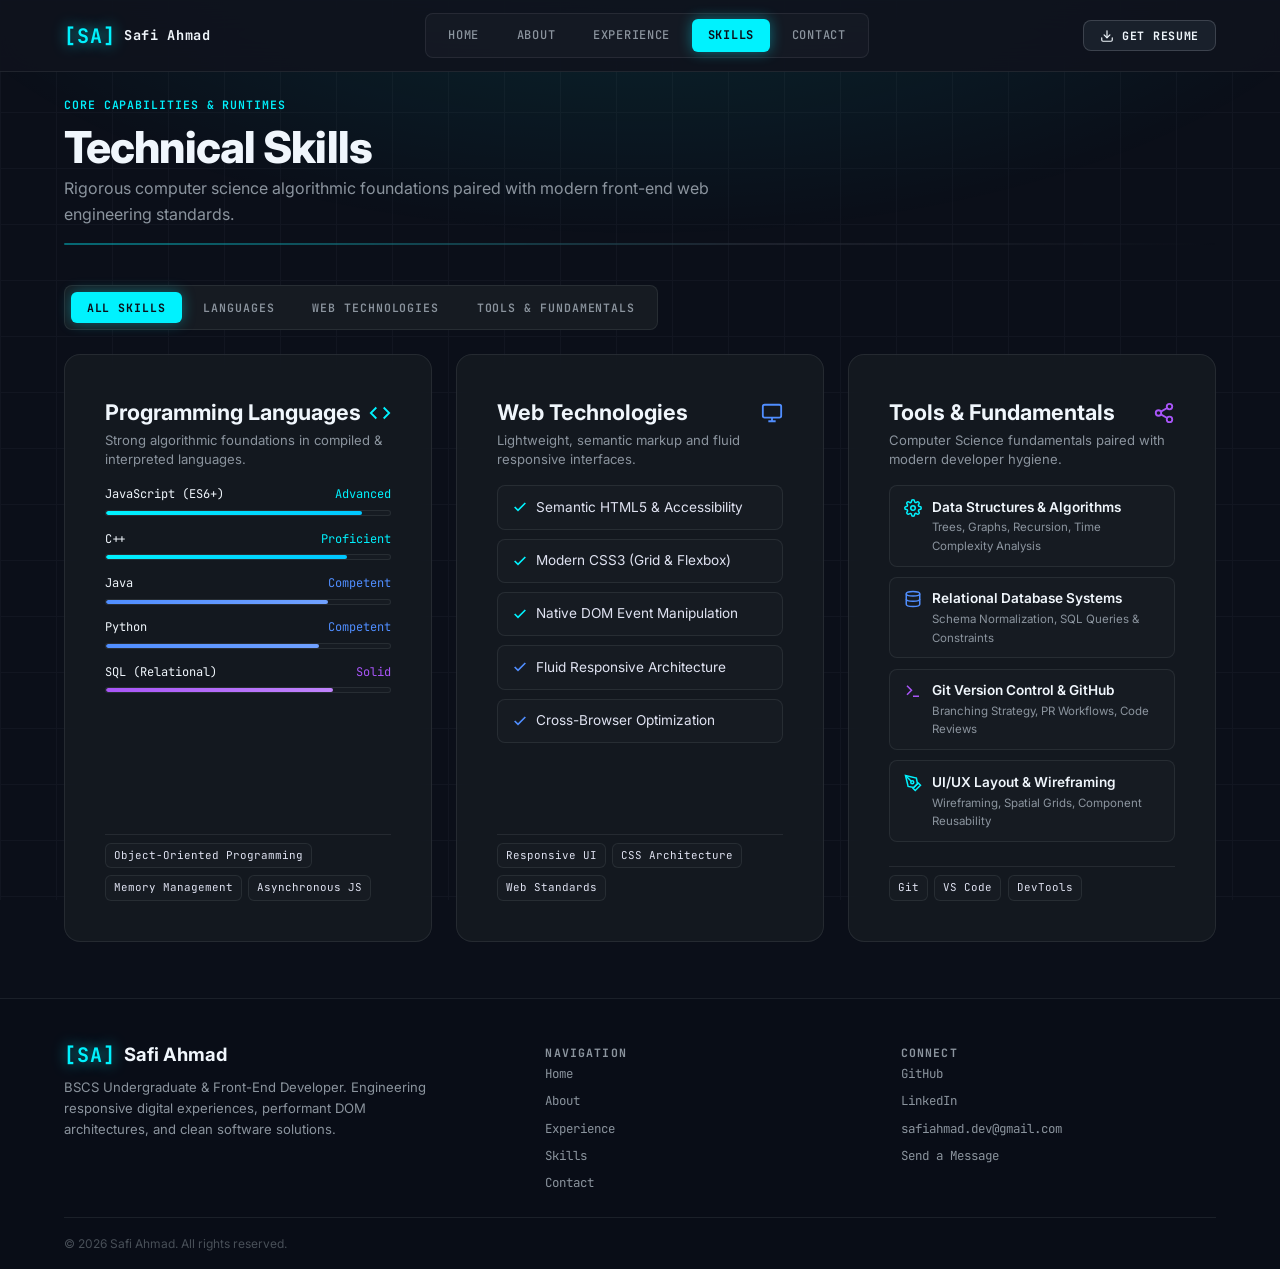
<file: skills.html>
<!DOCTYPE html>
<html lang="en">
<head>
  <meta charset="UTF-8">
  <meta name="viewport" content="width=device-width, initial-scale=1.0">
  <meta name="description" content="Technical Skills & Proficiencies of Safi Ahmad - Front-End & Computer Science Student.">
  <meta name="theme-color" content="#0b0f19">
  <title>Technical Skills &mdash; Safi Ahmad Portfolio</title>

  <!-- Typography: Inter & JetBrains Mono -->
  <link rel="preconnect" href="https://fonts.googleapis.com">
  <link rel="preconnect" href="https://fonts.gstatic.com" crossorigin>
  <link href="https://fonts.googleapis.com/css2?family=Inter:wght@400;500;600;700;800&family=JetBrains+Mono:wght@400;500;600;700&display=swap" rel="stylesheet">

  <!-- Core Stylesheet -->
  <link rel="stylesheet" href="style.css">
</head>
<body>

  <!-- Ambient Cyber Lighting & Background Canvas Grid -->
  <div class="bg-ambient-glow" aria-hidden="true"></div>
  <div class="bg-cyber-grid" aria-hidden="true"></div>

  <!-- FIXED TOP NAVIGATION HEADER -->
  <header class="site-header">
    <div class="container header-container">
      
      <!-- Brand Logo -->
      <a href="index.html" class="brand-link" title="Safi Ahmad Portfolio">
        <span class="brand-mono">[SA]</span>
        <span class="brand-name">Safi Ahmad</span>
      </a>

      <!-- Desktop Navigation Menu -->
      <nav class="nav-menu" aria-label="Main Navigation">
        <a href="index.html" class="nav-link">Home</a>
        <a href="about.html" class="nav-link">About</a>
        <a href="experience.html" class="nav-link">Experience</a>
        <a href="skills.html" class="nav-link active">Skills</a>
        <a href="contact.html" class="nav-link">Contact</a>
      </nav>

      <!-- Header Actions -->
      <div class="header-actions">
        <button class="btn btn-ghost btn-resume-trigger" style="padding: 0.45rem 1rem; font-size: 0.72rem;">
          <svg width="14" height="14" viewBox="0 0 24 24" fill="none" stroke="currentColor" stroke-width="2" stroke-linecap="round" stroke-linejoin="round">
            <path d="M21 15v4a2 2 0 0 1-2 2H5a2 2 0 0 1-2-2v-4"></path>
            <polyline points="7 10 12 15 17 10"></polyline>
            <line x1="12" y1="15" x2="12" y2="3"></line>
          </svg>
          Get Resume
        </button>

        <button class="mobile-nav-toggle" id="mobile-toggle" aria-label="Toggle navigation menu" aria-expanded="false">
          <span></span>
          <span></span>
          <span></span>
        </button>
      </div>

    </div>
  </header>

  <!-- Mobile Drawer Menu -->
  <div class="mobile-nav-drawer" id="mobile-drawer">
    <a href="index.html" class="mobile-nav-link">Home</a>
    <a href="about.html" class="mobile-nav-link">About Me</a>
    <a href="experience.html" class="mobile-nav-link">Experience</a>
    <a href="skills.html" class="mobile-nav-link active">Skills</a>
    <a href="contact.html" class="mobile-nav-link">Contact</a>
  </div>

  <!-- MAIN CONTENT CONTAINER -->
  <main class="main-content">
    <div class="container">

      <!-- PAGE INTRO HEADER -->
      <div class="page-intro-header">
        <span class="page-intro-badge">Core Capabilities &amp; Runtimes</span>
        <h1 class="page-title">Technical Skills</h1>
        <p class="page-desc">
          Rigorous computer science algorithmic foundations paired with modern front-end web engineering standards.
        </p>
        <div class="page-divider"></div>
      </div>

      <!-- FILTER TABS -->
      <div class="skills-filter-wrapper" role="tablist">
        <button class="filter-tab active" data-filter="all">All Skills</button>
        <button class="filter-tab" data-filter="languages">Languages</button>
        <button class="filter-tab" data-filter="web">Web Technologies</button>
        <button class="filter-tab" data-filter="core">Tools &amp; Fundamentals</button>
      </div>

      <!-- 3-COLUMN SKILLS GRID -->
      <div class="skills-grid" id="skills-grid">
        
        <!-- CARD 1: Programming Languages -->
        <div class="glass-panel skill-card" data-category="languages">
          <div>
            <div class="skill-card-head">
              <h2 class="skill-card-title">Programming Languages</h2>
              <svg width="22" height="22" style="color: var(--primary);" viewBox="0 0 24 24" fill="none" stroke="currentColor" stroke-width="2"><polyline points="16 18 22 12 16 6"></polyline><polyline points="8 6 2 12 8 18"></polyline></svg>
            </div>
            <p class="skill-card-desc">Strong algorithmic foundations in compiled &amp; interpreted languages.</p>

            <div class="skill-bars-list">
              <div class="skill-bar-item">
                <div class="bar-meta">
                  <span style="color: var(--text-primary);">JavaScript (ES6+)</span>
                  <span style="color: var(--primary);">Advanced</span>
                </div>
                <div class="bar-track">
                  <div class="bar-fill cyan" style="width: 90%;"></div>
                </div>
              </div>

              <div class="skill-bar-item">
                <div class="bar-meta">
                  <span style="color: var(--text-primary);">C++</span>
                  <span style="color: var(--primary);">Proficient</span>
                </div>
                <div class="bar-track">
                  <div class="bar-fill cyan" style="width: 85%;"></div>
                </div>
              </div>

              <div class="skill-bar-item">
                <div class="bar-meta">
                  <span style="color: var(--text-primary);">Java</span>
                  <span style="color: var(--secondary);">Competent</span>
                </div>
                <div class="bar-track">
                  <div class="bar-fill blue" style="width: 78%;"></div>
                </div>
              </div>

              <div class="skill-bar-item">
                <div class="bar-meta">
                  <span style="color: var(--text-primary);">Python</span>
                  <span style="color: var(--secondary);">Competent</span>
                </div>
                <div class="bar-track">
                  <div class="bar-fill blue" style="width: 75%;"></div>
                </div>
              </div>

              <div class="skill-bar-item">
                <div class="bar-meta">
                  <span style="color: var(--text-primary);">SQL (Relational)</span>
                  <span style="color: var(--tertiary);">Solid</span>
                </div>
                <div class="bar-track">
                  <div class="bar-fill purple" style="width: 80%;"></div>
                </div>
              </div>
            </div>
          </div>

          <div class="skill-card-footer">
            <span class="chip-mini">Object-Oriented Programming</span>
            <span class="chip-mini">Memory Management</span>
            <span class="chip-mini">Asynchronous JS</span>
          </div>
        </div>

        <!-- CARD 2: Web Technologies & Layout -->
        <div class="glass-panel skill-card" data-category="web">
          <div>
            <div class="skill-card-head">
              <h2 class="skill-card-title">Web Technologies</h2>
              <svg width="22" height="22" style="color: var(--secondary);" viewBox="0 0 24 24" fill="none" stroke="currentColor" stroke-width="2"><rect x="2" y="3" width="20" height="14" rx="2" ry="2"></rect><line x1="8" y1="21" x2="16" y2="21"></line><line x1="12" y1="17" x2="12" y2="21"></line></svg>
            </div>
            <p class="skill-card-desc">Lightweight, semantic markup and fluid responsive interfaces.</p>

            <div class="skill-rows-list">
              <div class="skill-row-item">
                <svg width="16" height="16" style="color: var(--primary);" viewBox="0 0 24 24" fill="none" stroke="currentColor" stroke-width="2.5"><polyline points="20 6 9 17 4 12"></polyline></svg>
                <span>Semantic HTML5 &amp; Accessibility</span>
              </div>
              <div class="skill-row-item">
                <svg width="16" height="16" style="color: var(--primary);" viewBox="0 0 24 24" fill="none" stroke="currentColor" stroke-width="2.5"><polyline points="20 6 9 17 4 12"></polyline></svg>
                <span>Modern CSS3 (Grid &amp; Flexbox)</span>
              </div>
              <div class="skill-row-item">
                <svg width="16" height="16" style="color: var(--primary);" viewBox="0 0 24 24" fill="none" stroke="currentColor" stroke-width="2.5"><polyline points="20 6 9 17 4 12"></polyline></svg>
                <span>Native DOM Event Manipulation</span>
              </div>
              <div class="skill-row-item">
                <svg width="16" height="16" style="color: var(--secondary);" viewBox="0 0 24 24" fill="none" stroke="currentColor" stroke-width="2.5"><polyline points="20 6 9 17 4 12"></polyline></svg>
                <span>Fluid Responsive Architecture</span>
              </div>
              <div class="skill-row-item">
                <svg width="16" height="16" style="color: var(--secondary);" viewBox="0 0 24 24" fill="none" stroke="currentColor" stroke-width="2.5"><polyline points="20 6 9 17 4 12"></polyline></svg>
                <span>Cross-Browser Optimization</span>
              </div>
            </div>
          </div>

          <div class="skill-card-footer">
            <span class="chip-mini">Responsive UI</span>
            <span class="chip-mini">CSS Architecture</span>
            <span class="chip-mini">Web Standards</span>
          </div>
        </div>

        <!-- CARD 3: Tools & Fundamentals -->
        <div class="glass-panel skill-card" data-category="core">
          <div>
            <div class="skill-card-head">
              <h2 class="skill-card-title">Tools &amp; Fundamentals</h2>
              <svg width="22" height="22" style="color: var(--tertiary);" viewBox="0 0 24 24" fill="none" stroke="currentColor" stroke-width="2"><circle cx="18" cy="5" r="3"></circle><circle cx="6" cy="12" r="3"></circle><circle cx="18" cy="19" r="3"></circle><line x1="8.59" y1="13.51" x2="15.42" y2="17.49"></line><line x1="15.41" y1="6.51" x2="8.59" y2="10.49"></line></svg>
            </div>
            <p class="skill-card-desc">Computer Science fundamentals paired with modern developer hygiene.</p>

            <div class="skill-detailed-list">
              <div class="skill-detailed-item">
                <svg width="18" height="18" viewBox="0 0 24 24" fill="none" stroke="currentColor" stroke-width="2"><circle cx="12" cy="12" r="3"></circle><path d="M19.4 15a1.65 1.65 0 0 0 .33 1.82l.06.06a2 2 0 0 1 0 2.83 2 2 0 0 1-2.83 0l-.06-.06a1.65 1.65 0 0 0-1.82-.33 1.65 1.65 0 0 0-1 1.51V21a2 2 0 0 1-2 2 2 2 0 0 1-2-2v-.09A1.65 1.65 0 0 0 9 19.4a1.65 1.65 0 0 0-1.82.33l-.06.06a2 2 0 0 1-2.83 0 2 2 0 0 1 0-2.83l.06-.06a1.65 1.65 0 0 0 .33-1.82 1.65 1.65 0 0 0-1.51-1H3a2 2 0 0 1-2-2 2 2 0 0 1 2-2h.09A1.65 1.65 0 0 0 4.6 9a1.65 1.65 0 0 0-.33-1.82l-.06-.06a2 2 0 0 1 0-2.83 2 2 0 0 1 2.83 0l.06.06a1.65 1.65 0 0 0 1.82.33H9a1.65 1.65 0 0 0 1-1.51V3a2 2 0 0 1 2-2 2 2 0 0 1 2 2v.09a1.65 1.65 0 0 0 1 1.51 1.65 1.65 0 0 0 1.82-.33l.06-.06a2 2 0 0 1 2.83 0 2 2 0 0 1 0 2.83l-.06.06a1.65 1.65 0 0 0-.33 1.82V9a1.65 1.65 0 0 0 1.51 1H21a2 2 0 0 1 2 2 2 2 0 0 1-2 2h-.09a1.65 1.65 0 0 0-1.51 1z"></path></svg>
                <div>
                  <div class="detailed-main">Data Structures &amp; Algorithms</div>
                  <div class="detailed-sub">Trees, Graphs, Recursion, Time Complexity Analysis</div>
                </div>
              </div>

              <div class="skill-detailed-item">
                <svg width="18" height="18" style="color: var(--secondary);" viewBox="0 0 24 24" fill="none" stroke="currentColor" stroke-width="2"><ellipse cx="12" cy="5" rx="9" ry="3"></ellipse><path d="M21 12c0 1.66-4 3-9 3s-9-1.34-9-3"></path><path d="M3 5v14c0 1.66 4 3 9 3s9-1.34 9-3V5"></path></svg>
                <div>
                  <div class="detailed-main">Relational Database Systems</div>
                  <div class="detailed-sub">Schema Normalization, SQL Queries &amp; Constraints</div>
                </div>
              </div>

              <div class="skill-detailed-item">
                <svg width="18" height="18" style="color: var(--tertiary);" viewBox="0 0 24 24" fill="none" stroke="currentColor" stroke-width="2"><polyline points="4 17 10 11 4 5"></polyline><line x1="12" y1="19" x2="20" y2="19"></line></svg>
                <div>
                  <div class="detailed-main">Git Version Control &amp; GitHub</div>
                  <div class="detailed-sub">Branching Strategy, PR Workflows, Code Reviews</div>
                </div>
              </div>

              <div class="skill-detailed-item">
                <svg width="18" height="18" viewBox="0 0 24 24" fill="none" stroke="currentColor" stroke-width="2"><path d="M12 19l7-7 3 3-7 7-3-3z"></path><path d="M18 13l-1.5-7.5L2 2l3.5 14.5L13 18l5-5z"></path><path d="M2 2l7.586 7.586"></path><circle cx="11" cy="11" r="2"></circle></svg>
                <div>
                  <div class="detailed-main">UI/UX Layout &amp; Wireframing</div>
                  <div class="detailed-sub">Wireframing, Spatial Grids, Component Reusability</div>
                </div>
              </div>
            </div>
          </div>

          <div class="skill-card-footer">
            <span class="chip-mini">Git</span>
            <span class="chip-mini">VS Code</span>
            <span class="chip-mini">DevTools</span>
          </div>
        </div>

      </div>

    </div>
  </main>

  <!-- FOOTER -->
  <footer class="site-footer">
    <div class="container">
      
      <div class="footer-grid">
        
        <!-- Bio & Identity -->
        <div class="footer-brand-col">
          <div style="display: flex; align-items: center; gap: 0.5rem;">
            <span class="brand-mono">[SA]</span>
            <span style="font-size: 1.15rem; font-weight: 700; color: var(--text-primary);">Safi Ahmad</span>
          </div>

          <p class="footer-bio">
            BSCS Undergraduate &amp; Front-End Developer. Engineering responsive digital experiences, performant DOM architectures, and clean software solutions.
          </p>
        </div>

        <!-- Navigation Directory -->
        <div class="footer-nav-col">
          <span class="footer-col-title">Navigation</span>
          <div class="footer-links-list">
            <a href="index.html" class="footer-link">Home</a>
            <a href="about.html" class="footer-link">About</a>
            <a href="experience.html" class="footer-link">Experience</a>
            <a href="skills.html" class="footer-link">Skills</a>
            <a href="contact.html" class="footer-link">Contact</a>
          </div>
        </div>

        <!-- Connect Directory -->
        <div class="footer-nav-col">
          <span class="footer-col-title">Connect</span>
          <div class="footer-links-list">
            <a href="https://github.com" target="_blank" rel="noopener noreferrer" class="footer-link">GitHub</a>
            <a href="https://linkedin.com" target="_blank" rel="noopener noreferrer" class="footer-link">LinkedIn</a>
            <a href="mailto:safiahmad.dev@gmail.com" class="footer-link">safiahmad.dev@gmail.com</a>
            <a href="contact.html" class="footer-link">Send a Message</a>
          </div>
        </div>

      </div>

      <!-- Copyright -->
      <div class="footer-bottom">
        <div>&copy; 2026 Safi Ahmad. All rights reserved.</div>
      </div>

    </div>
  </footer>

  <!-- Vanilla JavaScript Controller -->
  <script src="script.js"></script>

</body>
</html>
</file>
<file: style.css>
/* ==========================================================================
   SAFI AHMAD - CYBERNETIC MULTI-PAGE CV & PORTFOLIO
   Design System: Modern High-Tech / Cyber Dark Mode (Clean, Modular, Multi-Page)
   Pure CSS3 - Responsive, Glassmorphism, Cross-Browser Compatible
   ========================================================================== */

/* --------------------------------------------------------------------------
   01. DESIGN TOKENS & CSS VARIABLES
   -------------------------------------------------------------------------- */
:root {
  /* Color Palette - Cyber Dark Canvas */
  --bg-base: #0b0f19;
  --bg-subtle: #0d1117;
  --bg-surface: #0f131d;
  --bg-card: #161b22;
  --bg-card-hover: #1c2430;
  --bg-glass: rgba(22, 27, 34, 0.78);
  --bg-glass-elevated: rgba(28, 35, 46, 0.88);
  --bg-chip: rgba(0, 242, 254, 0.08);

  /* Luminescent Accents */
  --primary: #00f2fe;             /* Neon Cyan */
  --primary-glow: rgba(0, 242, 254, 0.25);
  --primary-glow-heavy: rgba(0, 242, 254, 0.45);
  --primary-tint: #00dce6;

  --secondary: #508eff;           /* Electric Royal Blue */
  --secondary-glow: rgba(80, 142, 255, 0.25);
  --secondary-dim: #aec6ff;

  --tertiary: #a855f7;            /* Synthetic Violet */
  --tertiary-glow: rgba(168, 85, 247, 0.25);
  --tertiary-dim: #e9d2ff;

  --success: #22c55e;
  --error: #ef4444;

  /* Typography Colors */
  --text-primary: #f0f6fc;
  --text-secondary: #dfe2f1;
  --text-muted: #8b949e;
  --text-dim: #484f58;

  /* Structural Borders & Glass Edges */
  --border-glass: rgba(240, 246, 252, 0.08);
  --border-glass-bright: rgba(240, 246, 252, 0.16);
  --border-accent: rgba(0, 242, 254, 0.3);
  --border-glow: rgba(0, 242, 254, 0.55);

  /* Typography System */
  --font-sans: 'Inter', -apple-system, BlinkMacSystemFont, 'Segoe UI', Roboto, sans-serif;
  --font-mono: 'JetBrains Mono', 'Fira Code', 'Cascadia Code', Consolas, monospace;

  /* Spacing Scale */
  --space-2xs: 0.25rem;  /* 4px */
  --space-xs:  0.5rem;   /* 8px */
  --space-sm:  0.75rem;  /* 12px */
  --space-md:  1rem;     /* 16px */
  --space-lg:  1.5rem;   /* 24px */
  --space-xl:  2.5rem;   /* 40px */
  --space-2xl: 3.5rem;   /* 56px */

  /* Border Radii */
  --radius-sm: 0.375rem; /* 6px */
  --radius-md: 0.5rem;   /* 8px */
  --radius-lg: 1rem;     /* 16px */
  --radius-xl: 1.25rem;  /* 20px */
  --radius-full: 9999px;

  /* Transitions */
  --transition-fast: 0.18s cubic-bezier(0.16, 1, 0.3, 1);
  --transition-normal: 0.28s cubic-bezier(0.16, 1, 0.3, 1);

  /* Header Dimension */
  --header-height: 72px;
}

/* --------------------------------------------------------------------------
   02. RESET & BASE CONFIGURATION
   -------------------------------------------------------------------------- */
*, *::before, *::after {
  box-sizing: border-box;
  margin: 0;
  padding: 0;
}

html {
  font-size: 16px;
  -webkit-text-size-adjust: 100%;
}

body {
  font-family: var(--font-sans);
  background-color: var(--bg-base);
  color: var(--text-secondary);
  line-height: 1.6;
  min-height: 100vh;
  position: relative;
  overflow-x: hidden;
  text-rendering: optimizeLegibility;
  -webkit-font-smoothing: antialiased;
  -moz-osx-font-smoothing: grayscale;
  display: flex;
  flex-direction: column;
}

::selection {
  background-color: var(--primary);
  color: #0b0f19;
}

/* Custom Sleek Cyber Scrollbar */
::-webkit-scrollbar {
  width: 8px;
  height: 8px;
}

::-webkit-scrollbar-track {
  background: var(--bg-base);
}

::-webkit-scrollbar-thumb {
  background: var(--border-glass-bright);
  border-radius: var(--radius-full);
  border: 2px solid var(--bg-base);
}

::-webkit-scrollbar-thumb:hover {
  background: var(--primary);
  box-shadow: 0 0 10px var(--primary);
}

a {
  color: inherit;
  text-decoration: none;
}

button, input, textarea {
  font-family: inherit;
  font-size: inherit;
  color: inherit;
  border: none;
  background: none;
}

button {
  cursor: pointer;
}

ul {
  list-style: none;
}

img, svg {
  display: block;
  max-width: 100%;
}

/* --------------------------------------------------------------------------
   03. BACKGROUND LIGHTING & GRID CANVAS
   -------------------------------------------------------------------------- */
.bg-ambient-glow {
  position: fixed;
  inset: 0;
  pointer-events: none;
  z-index: 0;
  background: radial-gradient(
    ellipse 85% 55% at 50% -12%,
    rgba(0, 242, 254, 0.12) 0%,
    rgba(15, 19, 29, 0) 70%
  );
}

.bg-cyber-grid {
  position: fixed;
  inset: 0;
  pointer-events: none;
  z-index: 0;
  opacity: 0.035;
  background-image:
    linear-gradient(to right, #dfe2f1 1px, transparent 1px),
    linear-gradient(to bottom, #dfe2f1 1px, transparent 1px);
  background-size: 3.5rem 3.5rem;
}

/* --------------------------------------------------------------------------
   04. LAYOUT CONTAINERS & REUSABLE ATOMS
   -------------------------------------------------------------------------- */
.container {
  width: 100%;
  max-width: 1200px;
  margin-left: auto;
  margin-right: auto;
  padding-left: var(--space-lg);
  padding-right: var(--space-lg);
}

@media (max-width: 768px) {
  .container {
    padding-left: 1.25rem;
    padding-right: 1.25rem;
  }
}

.main-content {
  position: relative;
  z-index: 10;
  flex: 1;
  padding-top: calc(var(--header-height) + var(--space-lg));
  padding-bottom: var(--space-2xl);
  width: 100%;
}

/* Glassmorphism Panel */
.glass-panel {
  background-color: var(--bg-glass);
  backdrop-filter: blur(16px);
  -webkit-backdrop-filter: blur(16px);
  border: 1px solid var(--border-glass);
  border-radius: var(--radius-lg);
  position: relative;
  transition: border-color var(--transition-normal), box-shadow var(--transition-normal), transform var(--transition-normal);
}

.glass-panel:hover {
  border-color: rgba(0, 242, 254, 0.25);
  box-shadow: 0 8px 30px rgba(0, 0, 0, 0.4), 0 0 20px rgba(0, 242, 254, 0.08);
}

/* Buttons */
.btn {
  display: inline-flex;
  align-items: center;
  justify-content: center;
  gap: var(--space-xs);
  padding: 0.7rem 1.4rem;
  border-radius: var(--radius-md);
  font-family: var(--font-mono);
  font-size: 0.78rem;
  font-weight: 700;
  letter-spacing: 0.06em;
  text-transform: uppercase;
  transition: all var(--transition-normal);
  white-space: nowrap;
}

.btn-primary {
  background: linear-gradient(135deg, var(--primary) 0%, var(--secondary) 100%);
  color: #0b0f19;
  box-shadow: 0 4px 18px rgba(0, 242, 254, 0.25);
}

.btn-primary:hover {
  transform: translateY(-2px) scale(1.02);
  box-shadow: 0 6px 26px var(--primary-glow-heavy);
  color: #04070d;
}

.btn-ghost {
  background: var(--bg-glass-elevated);
  border: 1px solid var(--border-glass-bright);
  color: var(--text-primary);
}

.btn-ghost:hover {
  border-color: var(--primary);
  color: var(--primary);
  box-shadow: 0 0 16px var(--primary-glow);
  transform: translateY(-2px);
}

.btn-subtle {
  background: rgba(22, 27, 34, 0.6);
  border: 1px solid var(--border-glass);
  color: var(--text-muted);
}

.btn-subtle:hover {
  background: var(--bg-card);
  color: var(--text-primary);
  border-color: var(--border-glass-bright);
}

/* Page Intro Header Banner */
.page-intro-header {
  margin-bottom: var(--space-xl);
  display: flex;
  flex-direction: column;
  gap: var(--space-2xs);
}

.page-intro-badge {
  display: inline-flex;
  align-items: center;
  gap: 0.4rem;
  font-family: var(--font-mono);
  font-size: 0.72rem;
  font-weight: 600;
  color: var(--primary);
  letter-spacing: 0.08em;
  text-transform: uppercase;
  margin-bottom: 0.2rem;
}

.page-title {
  font-size: clamp(2rem, 4vw, 2.75rem);
  font-weight: 800;
  color: var(--text-primary);
  letter-spacing: -0.02em;
  line-height: 1.15;
}

.page-desc {
  font-size: 1rem;
  color: var(--text-muted);
  max-width: 42rem;
  line-height: 1.6;
}

.page-divider {
  width: 100%;
  height: 2px;
  background: linear-gradient(90deg, rgba(0, 242, 254, 0.4) 0%, rgba(38, 42, 53, 0.7) 60%, transparent 100%);
  border-radius: var(--radius-full);
  margin-top: var(--space-sm);
}

/* --------------------------------------------------------------------------
   05. TOP NAVIGATION BAR (SHARED ACROSS ALL PAGES)
   -------------------------------------------------------------------------- */
.site-header {
  position: fixed;
  top: 0;
  left: 0;
  right: 0;
  width: 100%;
  height: var(--header-height);
  z-index: 100;
  background-color: rgba(15, 19, 29, 0.88);
  backdrop-filter: blur(20px);
  -webkit-backdrop-filter: blur(20px);
  border-bottom: 1px solid var(--border-glass);
}

.header-container {
  height: 100%;
  display: flex;
  align-items: center;
  justify-content: space-between;
  gap: var(--space-md);
}

/* Brand */
.brand-link {
  display: flex;
  align-items: center;
  gap: 0.5rem;
}

.brand-mono {
  font-family: var(--font-mono);
  font-size: 1.25rem;
  font-weight: 700;
  color: var(--primary);
  letter-spacing: 0.05em;
  text-shadow: 0 0 14px rgba(0, 242, 254, 0.7);
}

.brand-name {
  font-family: var(--font-mono);
  font-size: 0.85rem;
  font-weight: 700;
  color: var(--text-primary);
  letter-spacing: 0.05em;
  transition: color var(--transition-fast);
}

.brand-link:hover .brand-name {
  color: var(--primary);
}

/* Nav Menu */
.nav-menu {
  display: flex;
  align-items: center;
  gap: 0.35rem;
  padding: 0.3rem 0.4rem;
  border-radius: var(--radius-md);
  background-color: rgba(23, 27, 38, 0.75);
  border: 1px solid var(--border-glass);
}

.nav-link {
  font-family: var(--font-mono);
  font-size: 0.75rem;
  font-weight: 500;
  letter-spacing: 0.06em;
  text-transform: uppercase;
  color: var(--text-muted);
  padding: 0.45rem 1rem;
  border-radius: var(--radius-sm);
  transition: all var(--transition-fast);
}

.nav-link:hover {
  color: var(--text-primary);
}

.nav-link.active {
  background-color: var(--primary);
  color: #0b0f19;
  font-weight: 700;
  box-shadow: 0 0 14px rgba(0, 242, 254, 0.4);
}

/* Actions in Header */
.header-actions {
  display: flex;
  align-items: center;
  gap: var(--space-sm);
}

.mobile-nav-toggle {
  display: none;
  flex-direction: column;
  justify-content: center;
  align-items: center;
  gap: 5px;
  width: 40px;
  height: 40px;
  border-radius: var(--radius-md);
  background: var(--bg-card);
  border: 1px solid var(--border-glass);
  cursor: pointer;
}

.mobile-nav-toggle span {
  display: block;
  width: 20px;
  height: 2px;
  background-color: var(--text-primary);
  border-radius: 2px;
  transition: all var(--transition-normal);
}

.mobile-nav-toggle.open span:nth-child(1) { transform: translateY(7px) rotate(45deg); }
.mobile-nav-toggle.open span:nth-child(2) { opacity: 0; }
.mobile-nav-toggle.open span:nth-child(3) { transform: translateY(-7px) rotate(-45deg); }

.mobile-nav-drawer {
  display: none;
  position: fixed;
  top: var(--header-height);
  left: 0;
  right: 0;
  background: rgba(13, 17, 23, 0.98);
  backdrop-filter: blur(20px);
  -webkit-backdrop-filter: blur(20px);
  border-bottom: 1px solid var(--border-accent);
  padding: var(--space-lg) var(--space-md);
  flex-direction: column;
  gap: var(--space-sm);
  z-index: 99;
}

.mobile-nav-drawer.open {
  display: flex;
}

.mobile-nav-link {
  font-family: var(--font-mono);
  font-size: 0.92rem;
  text-transform: uppercase;
  padding: 0.75rem 1rem;
  border-radius: var(--radius-md);
  color: var(--text-secondary);
  border: 1px solid var(--border-glass);
  background: var(--bg-card);
}

.mobile-nav-link.active {
  background: var(--primary);
  color: #0b0f19;
  font-weight: 700;
  border-color: var(--primary);
}

/* --------------------------------------------------------------------------
   06. HOME PAGE (INDEX.HTML) SPECIFIC STYLES
   -------------------------------------------------------------------------- */
.hero-grid {
  display: grid;
  grid-template-columns: 1.15fr 1fr;
  gap: var(--space-xl);
  align-items: center;
  min-height: calc(100vh - var(--header-height) - 180px);
}

.hero-content {
  display: flex;
  flex-direction: column;
  gap: var(--space-md);
}

.status-beacon-badge {
  display: inline-flex;
  align-items: center;
  gap: var(--space-xs);
  align-self: flex-start;
  padding: 0.4rem 0.9rem;
  border-radius: var(--radius-full);
  background: rgba(38, 42, 53, 0.75);
  backdrop-filter: blur(10px);
  border: 1px solid rgba(0, 242, 254, 0.25);
}

.radar-ping {
  position: relative;
  display: flex;
  width: 10px;
  height: 10px;
}

.radar-ping .ping-outer {
  position: absolute;
  width: 100%;
  height: 100%;
  border-radius: 50%;
  background-color: var(--primary);
  opacity: 0.75;
  animation: ping-anim 1.8s cubic-bezier(0, 0, 0.2, 1) infinite;
}

.radar-ping .ping-core {
  position: relative;
  width: 10px;
  height: 10px;
  border-radius: 50%;
  background-color: var(--primary);
  box-shadow: 0 0 10px var(--primary);
}

@keyframes ping-anim {
  75%, 100% { transform: scale(2.4); opacity: 0; }
}

.beacon-text {
  font-family: var(--font-mono);
  font-size: 0.72rem;
  font-weight: 600;
  color: var(--primary);
  letter-spacing: 0.08em;
}

.hero-title {
  font-size: clamp(2.6rem, 5vw, 3.8rem);
  font-weight: 800;
  line-height: 1.08;
  letter-spacing: -0.03em;
  color: var(--text-primary);
}

.text-gradient-cyan {
  background: linear-gradient(135deg, var(--primary) 0%, var(--primary-tint) 50%, var(--secondary) 100%);
  -webkit-background-clip: text;
  -webkit-text-fill-color: transparent;
  filter: drop-shadow(0 0 24px rgba(0, 242, 254, 0.4));
}

.hero-subtitle {
  font-size: clamp(1.1rem, 2vw, 1.3rem);
  font-weight: 600;
  color: var(--secondary-dim);
}

.hero-description {
  font-size: 1.02rem;
  line-height: 1.65;
  color: var(--text-secondary);
  max-width: 36rem;
}

.hero-actions {
  display: flex;
  flex-wrap: wrap;
  align-items: center;
  gap: var(--space-sm);
  padding-top: var(--space-2xs);
}

.hero-metas {
  display: flex;
  flex-wrap: wrap;
  align-items: center;
  gap: var(--space-lg);
  padding-top: var(--space-xs);
  color: var(--text-muted);
}

.meta-item {
  display: flex;
  align-items: center;
  gap: 0.4rem;
  font-family: var(--font-mono);
  font-size: 0.78rem;
}

.meta-label {
  color: var(--primary);
  font-weight: 700;
}

.meta-value {
  color: var(--text-secondary);
}

/* Photo Card */
.profile-photo-card {
  position: relative;
  border-radius: var(--radius-xl);
  background: rgba(10, 14, 24, 0.94);
  backdrop-filter: blur(24px);
  -webkit-backdrop-filter: blur(24px);
  border: 1px solid rgba(0, 242, 254, 0.25);
  box-shadow: 0 20px 50px rgba(0, 0, 0, 0.65), 0 0 30px rgba(0, 242, 254, 0.1);
  overflow: hidden;
  height: 420px;
  width: 100%;
  display: flex;
  align-items: center;
  justify-content: center;
}

.profile-img {
  width: 100%;
  height: 100%;
  object-fit: cover;
  object-position: center 20%;
  transition: transform 0.6s cubic-bezier(0.16, 1, 0.3, 1);
  filter: contrast(1.05) brightness(0.95);
}

.profile-photo-card:hover .profile-img {
  transform: scale(1.03);
  filter: contrast(1.08) brightness(1);
}

/* Home Page Preview Bento Grid */
.home-preview-section {
  margin-top: var(--space-2xl);
  display: flex;
  flex-direction: column;
  gap: var(--space-md);
}

.preview-grid {
  display: grid;
  grid-template-columns: repeat(3, 1fr);
  gap: var(--space-md);
}

.preview-card {
  padding: var(--space-lg);
  display: flex;
  flex-direction: column;
  justify-content: space-between;
  gap: var(--space-md);
}

.preview-card-header {
  display: flex;
  align-items: center;
  justify-content: space-between;
}

.preview-card-title {
  font-size: 1.15rem;
  font-weight: 700;
  color: var(--text-primary);
}

.preview-link {
  display: inline-flex;
  align-items: center;
  gap: 0.35rem;
  font-family: var(--font-mono);
  font-size: 0.75rem;
  font-weight: 600;
  color: var(--primary);
  transition: gap var(--transition-fast);
}

.preview-link:hover {
  gap: 0.6rem;
}

/* --------------------------------------------------------------------------
   07. ABOUT PAGE (ABOUT.HTML) SPECIFIC STYLES
   -------------------------------------------------------------------------- */
.about-grid {
  display: grid;
  grid-template-columns: 1.35fr 1fr;
  gap: var(--space-lg);
  align-items: stretch;
}

.about-card {
  padding: var(--space-xl);
  display: flex;
  flex-direction: column;
  justify-content: space-between;
  gap: var(--space-lg);
}

.about-text-block {
  display: flex;
  flex-direction: column;
  gap: var(--space-md);
}

.about-lead-title {
  font-size: 1.3rem;
  font-weight: 700;
  color: var(--text-primary);
  line-height: 1.4;
}

.about-paragraph {
  font-size: 0.95rem;
  color: var(--text-secondary);
  line-height: 1.7;
}

.about-highlights {
  display: grid;
  grid-template-columns: 1fr 1fr;
  gap: var(--space-sm);
  padding-top: var(--space-xs);
}

.highlight-box {
  padding: var(--space-sm);
  border-radius: var(--radius-md);
  background: var(--bg-card);
  border: 1px solid var(--border-glass);
  display: flex;
  align-items: flex-start;
  gap: var(--space-xs);
}

.highlight-box svg {
  color: var(--primary);
  flex-shrink: 0;
  margin-top: 2px;
}

.highlight-title {
  font-size: 0.88rem;
  font-weight: 600;
  color: var(--text-primary);
}

.highlight-desc {
  font-size: 0.75rem;
  color: var(--text-muted);
  line-height: 1.4;
  margin-top: 2px;
}

.about-stats-col {
  display: flex;
  flex-direction: column;
  gap: var(--space-sm);
}

.bento-stat-card {
  padding: var(--space-md) var(--space-lg);
  display: flex;
  align-items: center;
  justify-content: space-between;
  background: rgba(22, 27, 34, 0.7);
}

.stat-tag {
  font-family: var(--font-mono);
  font-size: 0.68rem;
  font-weight: 700;
  letter-spacing: 0.08em;
  text-transform: uppercase;
  margin-bottom: 2px;
}

.stat-value {
  font-size: 1.85rem;
  font-weight: 800;
  color: var(--text-primary);
  line-height: 1.15;
}

.stat-subtext {
  font-size: 0.75rem;
  color: var(--text-muted);
  margin-top: 3px;
}

.stat-icon-wrapper {
  width: 3rem;
  height: 3rem;
  border-radius: var(--radius-md);
  display: flex;
  align-items: center;
  justify-content: center;
  flex-shrink: 0;
}

.stat-cyan .stat-tag { color: var(--primary); }
.stat-cyan .stat-icon-wrapper {
  background: rgba(0, 242, 254, 0.1);
  color: var(--primary);
  border: 1px solid rgba(0, 242, 254, 0.2);
}

.stat-blue .stat-tag { color: var(--secondary); }
.stat-blue .stat-icon-wrapper {
  background: rgba(80, 142, 255, 0.1);
  color: var(--secondary);
  border: 1px solid rgba(80, 142, 255, 0.2);
}

.stat-purple .stat-tag { color: var(--tertiary); }
.stat-purple .stat-icon-wrapper {
  background: rgba(168, 85, 247, 0.1);
  color: var(--tertiary);
  border: 1px solid rgba(168, 85, 247, 0.2);
}

/* --------------------------------------------------------------------------
   08. EXPERIENCE PAGE (EXPERIENCE.HTML) SPECIFIC STYLES
   -------------------------------------------------------------------------- */
.timeline-container {
  position: relative;
  padding-left: 2.5rem;
  display: flex;
  flex-direction: column;
  gap: var(--space-xl);
}

.timeline-spine {
  position: absolute;
  left: 0.85rem;
  top: 0.5rem;
  bottom: 0.5rem;
  width: 2px;
  background: linear-gradient(180deg, var(--primary) 0%, var(--secondary) 60%, rgba(50, 60, 80, 0.2) 100%);
  box-shadow: 0 0 10px rgba(0, 242, 254, 0.4);
}

.timeline-item {
  position: relative;
  display: flex;
  flex-direction: column;
}

.timeline-node {
  position: absolute;
  left: -2.15rem;
  top: 1.25rem;
  width: 20px;
  height: 20px;
  border-radius: 50%;
  background: var(--bg-base);
  border: 2px solid var(--primary);
  display: flex;
  align-items: center;
  justify-content: center;
  box-shadow: 0 0 12px var(--primary);
  z-index: 2;
}

.timeline-node-inner {
  width: 8px;
  height: 8px;
  border-radius: 50%;
  background: var(--primary);
}

.timeline-item.academic .timeline-node {
  border-color: var(--secondary);
  box-shadow: 0 0 12px var(--secondary);
}

.timeline-item.academic .timeline-node-inner {
  background: var(--secondary);
}

.timeline-card {
  padding: var(--space-xl);
}

.timeline-card-header {
  display: flex;
  flex-wrap: wrap;
  align-items: flex-start;
  justify-content: space-between;
  gap: var(--space-sm);
  margin-bottom: var(--space-md);
  padding-bottom: var(--space-xs);
  border-bottom: 1px solid var(--border-glass);
}

.role-title {
  font-size: 1.4rem;
  font-weight: 700;
  color: var(--text-primary);
}

.role-company {
  font-size: 0.95rem;
  font-weight: 500;
  color: var(--secondary-dim);
}

.badge-status {
  font-family: var(--font-mono);
  font-size: 0.68rem;
  font-weight: 700;
  background: rgba(0, 242, 254, 0.12);
  color: var(--primary);
  border: 1px solid rgba(0, 242, 254, 0.3);
  padding: 0.25rem 0.6rem;
  border-radius: var(--radius-sm);
}

.badge-caption {
  font-size: 0.72rem;
  color: var(--text-muted);
}

.responsibilities-list {
  display: flex;
  flex-direction: column;
  gap: var(--space-xs);
  margin-bottom: var(--space-lg);
}

.responsibility-item {
  display: flex;
  align-items: flex-start;
  gap: 0.65rem;
  font-size: 0.92rem;
  color: var(--text-secondary);
  line-height: 1.6;
}

.responsibility-item svg {
  color: var(--primary);
  flex-shrink: 0;
  margin-top: 3px;
}

.tags-cloud {
  display: flex;
  flex-wrap: wrap;
  align-items: center;
  gap: 0.45rem;
  padding-top: var(--space-xs);
}

.tag-pill {
  font-family: var(--font-mono);
  font-size: 0.7rem;
  font-weight: 600;
  color: var(--primary);
  background: var(--bg-card);
  border: 1px solid var(--border-glass-bright);
  padding: 0.35rem 0.7rem;
  border-radius: var(--radius-sm);
  transition: all var(--transition-fast);
}

.tag-pill:hover {
  background: rgba(0, 242, 254, 0.1);
  border-color: var(--primary);
}

.tag-pill.blue {
  color: var(--secondary-dim);
}

/* --------------------------------------------------------------------------
   09. SKILLS PAGE (SKILLS.HTML) SPECIFIC STYLES
   -------------------------------------------------------------------------- */
.skills-filter-wrapper {
  display: flex;
  flex-wrap: wrap;
  gap: 0.35rem;
  padding: 0.35rem;
  border-radius: var(--radius-md);
  background: var(--bg-card);
  border: 1px solid var(--border-glass);
  width: fit-content;
  margin-bottom: var(--space-lg);
}

.filter-tab {
  font-family: var(--font-mono);
  font-size: 0.72rem;
  font-weight: 600;
  letter-spacing: 0.08em;
  text-transform: uppercase;
  color: var(--text-muted);
  padding: 0.5rem 1rem;
  border-radius: var(--radius-sm);
  transition: all var(--transition-fast);
}

.filter-tab:hover {
  color: var(--text-primary);
}

.filter-tab.active {
  background: var(--primary);
  color: #0b0f19;
  font-weight: 700;
  box-shadow: 0 0 14px rgba(0, 242, 254, 0.35);
}

.skills-grid {
  display: grid;
  grid-template-columns: repeat(3, 1fr);
  gap: var(--space-lg);
}

.skill-card {
  padding: var(--space-xl);
  display: flex;
  flex-direction: column;
  justify-content: space-between;
  gap: var(--space-lg);
  overflow: hidden;
}

.skill-card-head {
  display: flex;
  align-items: center;
  justify-content: space-between;
}

.skill-card-title {
  font-size: 1.35rem;
  font-weight: 700;
  color: var(--text-primary);
  margin-bottom: 2px;
}

.skill-card-desc {
  font-size: 0.82rem;
  color: var(--text-muted);
  line-height: 1.45;
}

.skill-bars-list {
  display: flex;
  flex-direction: column;
  gap: 0.85rem;
  margin-top: var(--space-md);
}

.skill-bar-item {
  display: flex;
  flex-direction: column;
  gap: 0.35rem;
}

.bar-meta {
  display: flex;
  align-items: center;
  justify-content: space-between;
  font-family: var(--font-mono);
  font-size: 0.75rem;
}

.bar-track {
  width: 100%;
  height: 6px;
  border-radius: var(--radius-full);
  background: var(--bg-card);
  overflow: hidden;
  border: 1px solid var(--border-glass);
}

.bar-fill {
  height: 100%;
  border-radius: var(--radius-full);
}

.bar-fill.cyan { background: linear-gradient(90deg, var(--primary) 0%, #00c6ff 100%); }
.bar-fill.blue { background: linear-gradient(90deg, var(--secondary) 0%, #70a1ff 100%); }
.bar-fill.purple { background: linear-gradient(90deg, var(--tertiary) 0%, #c084fc 100%); }

.skill-rows-list {
  display: flex;
  flex-direction: column;
  gap: 0.55rem;
  margin-top: var(--space-md);
}

.skill-row-item {
  padding: 0.65rem 0.85rem;
  border-radius: var(--radius-md);
  background: var(--bg-card);
  border: 1px solid var(--border-glass);
  font-size: 0.85rem;
  color: var(--text-secondary);
  display: flex;
  align-items: center;
  gap: 0.5rem;
}

.skill-detailed-list {
  display: flex;
  flex-direction: column;
  gap: 0.65rem;
  margin-top: var(--space-md);
}

.skill-detailed-item {
  padding: 0.65rem 0.85rem;
  border-radius: var(--radius-md);
  background: var(--bg-card);
  border: 1px solid var(--border-glass);
  display: flex;
  align-items: flex-start;
  gap: 0.65rem;
}

.skill-detailed-item svg {
  color: var(--primary);
  flex-shrink: 0;
  margin-top: 2px;
}

.detailed-main {
  font-size: 0.85rem;
  font-weight: 600;
  color: var(--text-primary);
}

.detailed-sub {
  font-size: 0.72rem;
  color: var(--text-muted);
}

.skill-card-footer {
  display: flex;
  flex-wrap: wrap;
  gap: 0.4rem;
  padding-top: var(--space-xs);
  border-top: 1px solid var(--border-glass);
}

.chip-mini {
  font-family: var(--font-mono);
  font-size: 0.68rem;
  padding: 0.2rem 0.5rem;
  border-radius: var(--radius-sm);
  background: var(--bg-card);
  color: var(--text-secondary);
  border: 1px solid var(--border-glass);
}

/* --------------------------------------------------------------------------
   10. CONTACT PAGE (CONTACT.HTML) SPECIFIC STYLES
   -------------------------------------------------------------------------- */
.contact-grid {
  display: grid;
  grid-template-columns: 1fr 1.35fr;
  gap: var(--space-xl);
  align-items: start;
}

.contact-info-card {
  padding: var(--space-xl);
  display: flex;
  flex-direction: column;
  gap: var(--space-lg);
}

.contact-intro-title {
  font-size: 1.45rem;
  font-weight: 700;
  color: var(--text-primary);
}

.contact-intro-desc {
  font-size: 0.92rem;
  color: var(--text-muted);
  line-height: 1.6;
  margin-top: 4px;
}

.email-direct-box {
  padding: var(--space-md);
  border-radius: var(--radius-md);
  background: var(--bg-card);
  border: 1px solid var(--border-glass);
  display: flex;
  flex-direction: column;
  gap: 0.45rem;
}

.email-label {
  font-family: var(--font-mono);
  font-size: 0.68rem;
  color: var(--text-muted);
  letter-spacing: 0.08em;
  text-transform: uppercase;
}

.email-action-row {
  display: flex;
  align-items: center;
  justify-content: space-between;
  gap: var(--space-xs);
}

.email-link {
  font-family: var(--font-mono);
  font-size: 0.88rem;
  color: var(--primary);
  overflow: hidden;
  text-overflow: ellipsis;
  white-space: nowrap;
}

.email-link:hover {
  text-decoration: underline;
}

.btn-copy {
  display: inline-flex;
  align-items: center;
  gap: 0.35rem;
  padding: 0.35rem 0.75rem;
  border-radius: var(--radius-sm);
  background: var(--bg-card-hover);
  border: 1px solid var(--border-glass-bright);
  font-family: var(--font-mono);
  font-size: 0.72rem;
  color: var(--text-secondary);
  transition: all var(--transition-fast);
}

.btn-copy:hover {
  border-color: var(--primary);
  color: var(--primary);
}

.btn-copy.copied {
  background: var(--primary);
  color: #0b0f19;
  font-weight: 700;
  border-color: var(--primary);
}

.social-grid {
  display: grid;
  grid-template-columns: repeat(3, 1fr);
  gap: 0.5rem;
}

.social-btn {
  padding: 0.65rem 0.5rem;
  border-radius: var(--radius-md);
  background: var(--bg-card);
  border: 1px solid var(--border-glass);
  display: flex;
  align-items: center;
  justify-content: center;
  gap: 0.4rem;
  font-family: var(--font-mono);
  font-size: 0.75rem;
  font-weight: 600;
  color: var(--text-secondary);
  transition: all var(--transition-fast);
}

.social-btn:hover {
  background: var(--bg-card-hover);
  border-color: var(--primary);
  color: var(--primary);
}

.availability-banner {
  padding: var(--space-md);
  border-radius: var(--radius-md);
  background: rgba(0, 242, 254, 0.08);
  border: 1px solid rgba(0, 242, 254, 0.25);
  display: flex;
  align-items: flex-start;
  gap: var(--space-sm);
}

.availability-banner svg {
  color: var(--primary);
  flex-shrink: 0;
  margin-top: 2px;
}

.avail-title {
  font-size: 0.88rem;
  font-weight: 700;
  color: var(--text-primary);
}

.avail-text {
  font-size: 0.78rem;
  color: var(--text-secondary);
  line-height: 1.45;
  margin-top: 2px;
}

.contact-form-card {
  padding: var(--space-xl);
  display: flex;
  flex-direction: column;
  gap: var(--space-lg);
}

.contact-form {
  display: flex;
  flex-direction: column;
  gap: var(--space-md);
}

.form-row {
  display: grid;
  grid-template-columns: 1fr 1fr;
  gap: var(--space-md);
}

.form-field {
  display: flex;
  flex-direction: column;
  gap: 0.45rem;
}

.form-label {
  font-family: var(--font-mono);
  font-size: 0.7rem;
  font-weight: 600;
  letter-spacing: 0.08em;
  text-transform: uppercase;
  color: var(--text-muted);
}

.form-input, .form-textarea {
  width: 100%;
  padding: 0.75rem 1rem;
  border-radius: var(--radius-md);
  background-color: var(--bg-surface);
  border: 1px solid var(--border-glass-bright);
  font-family: var(--font-mono);
  font-size: 0.82rem;
  color: var(--text-primary);
  outline: none;
  transition: all var(--transition-fast);
}

.form-input:focus, .form-textarea:focus {
  border-color: var(--primary);
  box-shadow: 0 0 0 3px rgba(0, 242, 254, 0.15);
}

.form-textarea {
  resize: vertical;
  min-height: 130px;
}

.form-submit-row {
  display: flex;
  flex-wrap: wrap;
  align-items: center;
  justify-content: space-between;
  gap: var(--space-sm);
  padding-top: var(--space-xs);
}

.form-feedback {
  font-family: var(--font-mono);
  font-size: 0.75rem;
  font-weight: 600;
  color: var(--primary);
  display: none;
  align-items: center;
  gap: 0.35rem;
}

.form-feedback.visible {
  display: flex;
}

/* --------------------------------------------------------------------------
   11. FOOTER (SHARED ACROSS ALL PAGES)
   -------------------------------------------------------------------------- */
.site-footer {
  position: relative;
  z-index: 10;
  background-color: rgba(10, 14, 24, 0.95);
  border-top: 1px solid var(--border-glass);
  margin-top: auto;
  padding: var(--space-xl) 0 var(--space-md);
}

.footer-grid {
  display: grid;
  grid-template-columns: 1.4fr 1fr 1fr;
  gap: var(--space-xl);
  margin-bottom: var(--space-lg);
}

.footer-bio {
  font-size: 0.82rem;
  color: var(--text-muted);
  line-height: 1.6;
  max-width: 24rem;
  margin-top: 0.4rem;
}

.footer-col-title {
  font-family: var(--font-mono);
  font-size: 0.72rem;
  font-weight: 700;
  letter-spacing: 0.1em;
  text-transform: uppercase;
  color: var(--text-muted);
  margin-bottom: 0.4rem;
}

.footer-links-list {
  display: flex;
  flex-direction: column;
  gap: 0.45rem;
}

.footer-link {
  font-family: var(--font-mono);
  font-size: 0.78rem;
  color: var(--text-muted);
  transition: color var(--transition-fast);
}

.footer-link:hover {
  color: var(--primary);
}

.footer-bottom {
  display: flex;
  align-items: center;
  justify-content: space-between;
  padding-top: var(--space-md);
  border-top: 1px solid var(--border-glass);
  font-size: 0.75rem;
  color: var(--text-dim);
}

/* --------------------------------------------------------------------------
   12. RESPONSIVE BREAKPOINTS
   -------------------------------------------------------------------------- */
@media (max-width: 1024px) {
  .hero-grid {
    grid-template-columns: 1fr;
  }

  .about-grid {
    grid-template-columns: 1fr;
  }

  .preview-grid, .skills-grid {
    grid-template-columns: 1fr 1fr;
  }

  .contact-grid {
    grid-template-columns: 1fr;
  }

  .footer-grid {
    grid-template-columns: 1fr 1fr;
  }
}

@media (max-width: 768px) {
  .nav-menu {
    display: none;
  }

  .mobile-nav-toggle {
    display: flex;
  }

  .preview-grid, .skills-grid {
    grid-template-columns: 1fr;
  }

  .about-highlights {
    grid-template-columns: 1fr;
  }

  .form-row {
    grid-template-columns: 1fr;
  }

  .footer-grid {
    grid-template-columns: 1fr;
    gap: var(--space-md);
  }

  .timeline-container {
    padding-left: 1.8rem;
  }

  .timeline-node {
    left: -1.75rem;
  }
}

@media (max-width: 480px) {
  .hero-actions {
    flex-direction: column;
    width: 100%;
  }

  .hero-actions .btn {
    width: 100%;
  }

  .social-grid {
    grid-template-columns: 1fr;
  }
}
</file>
